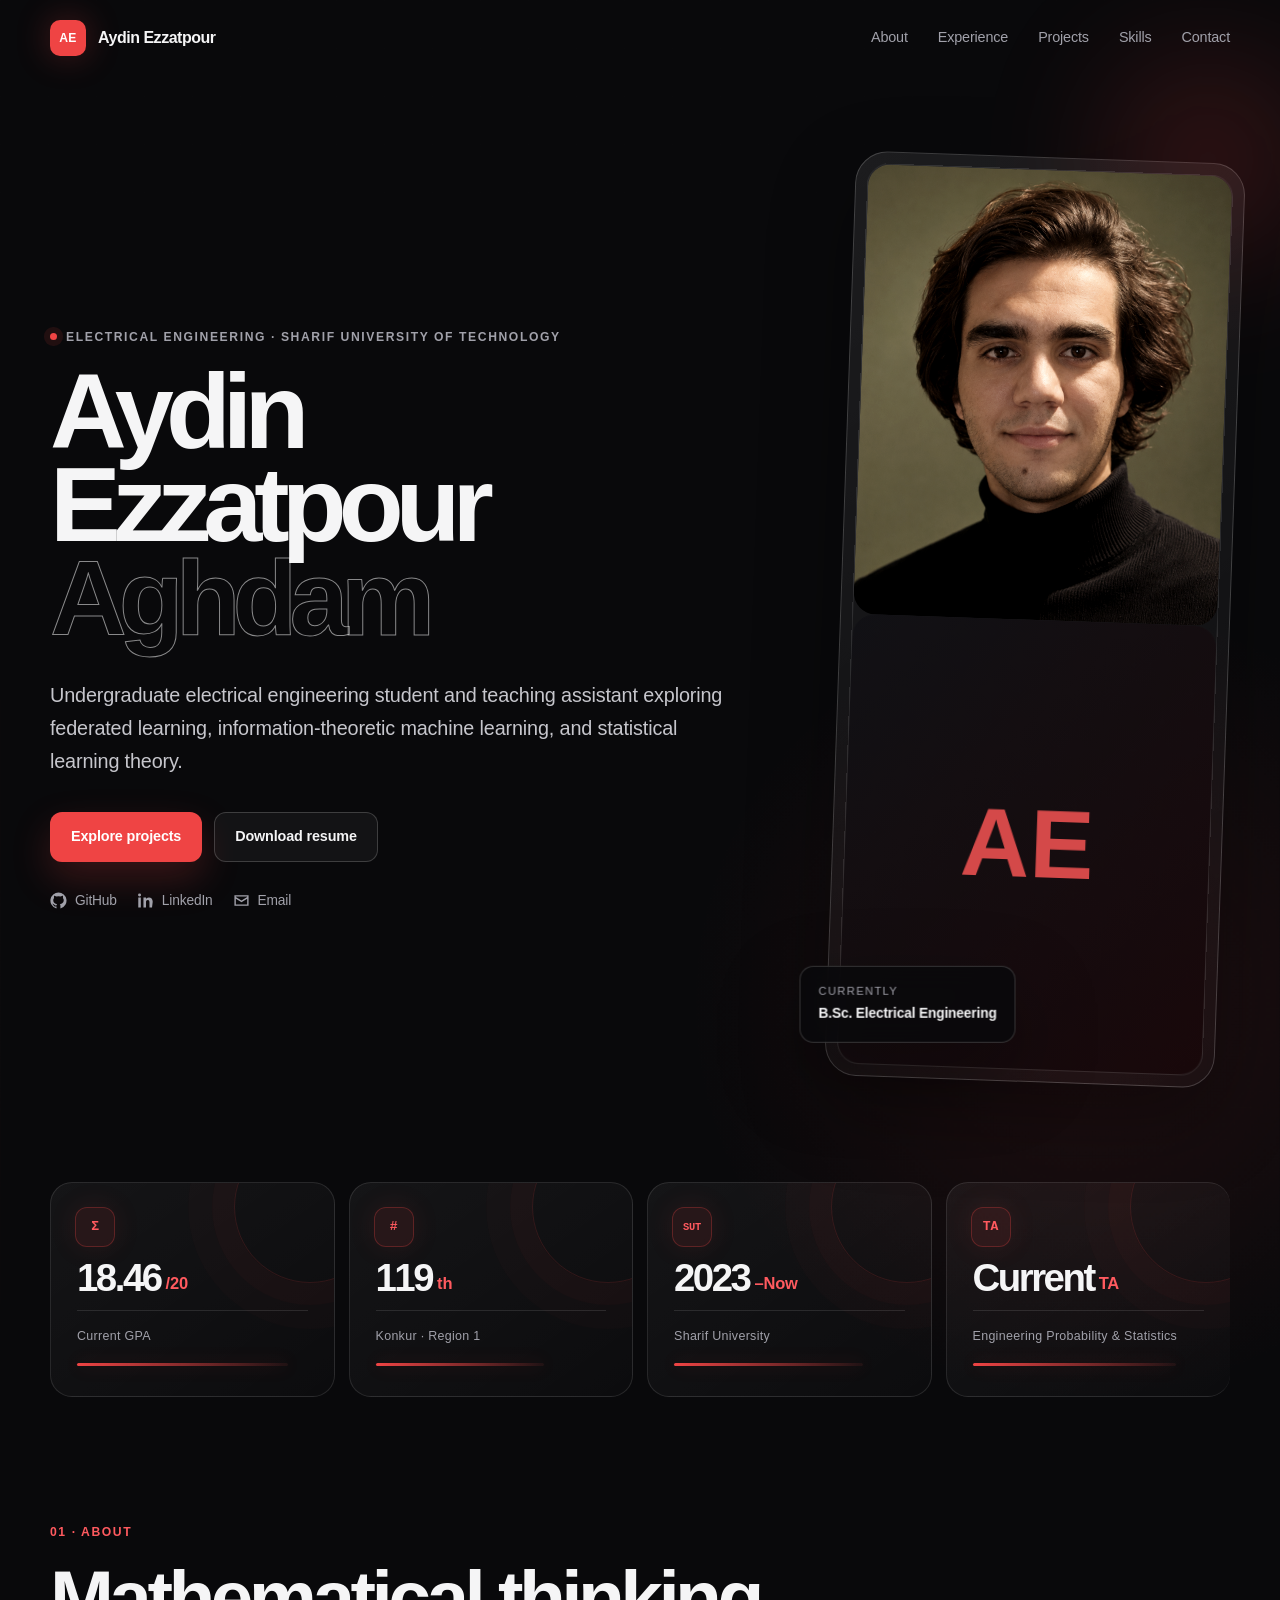
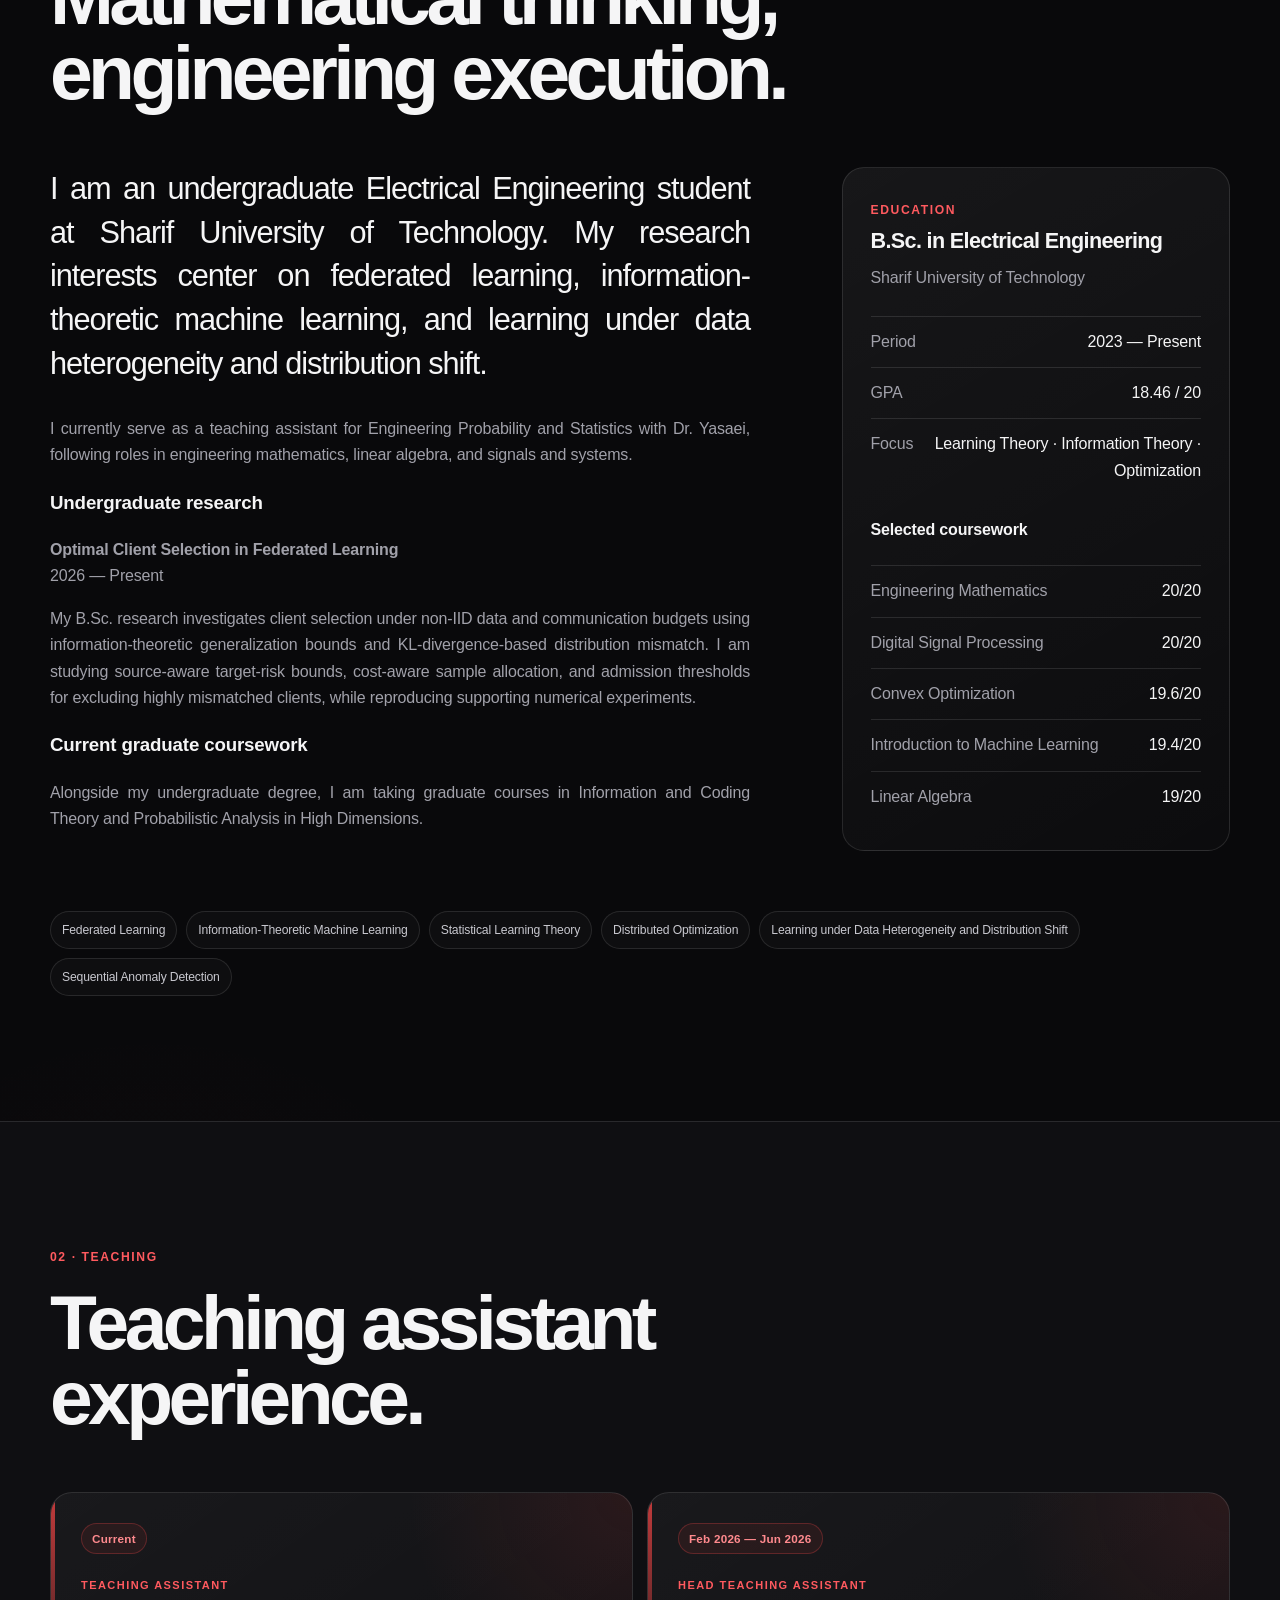
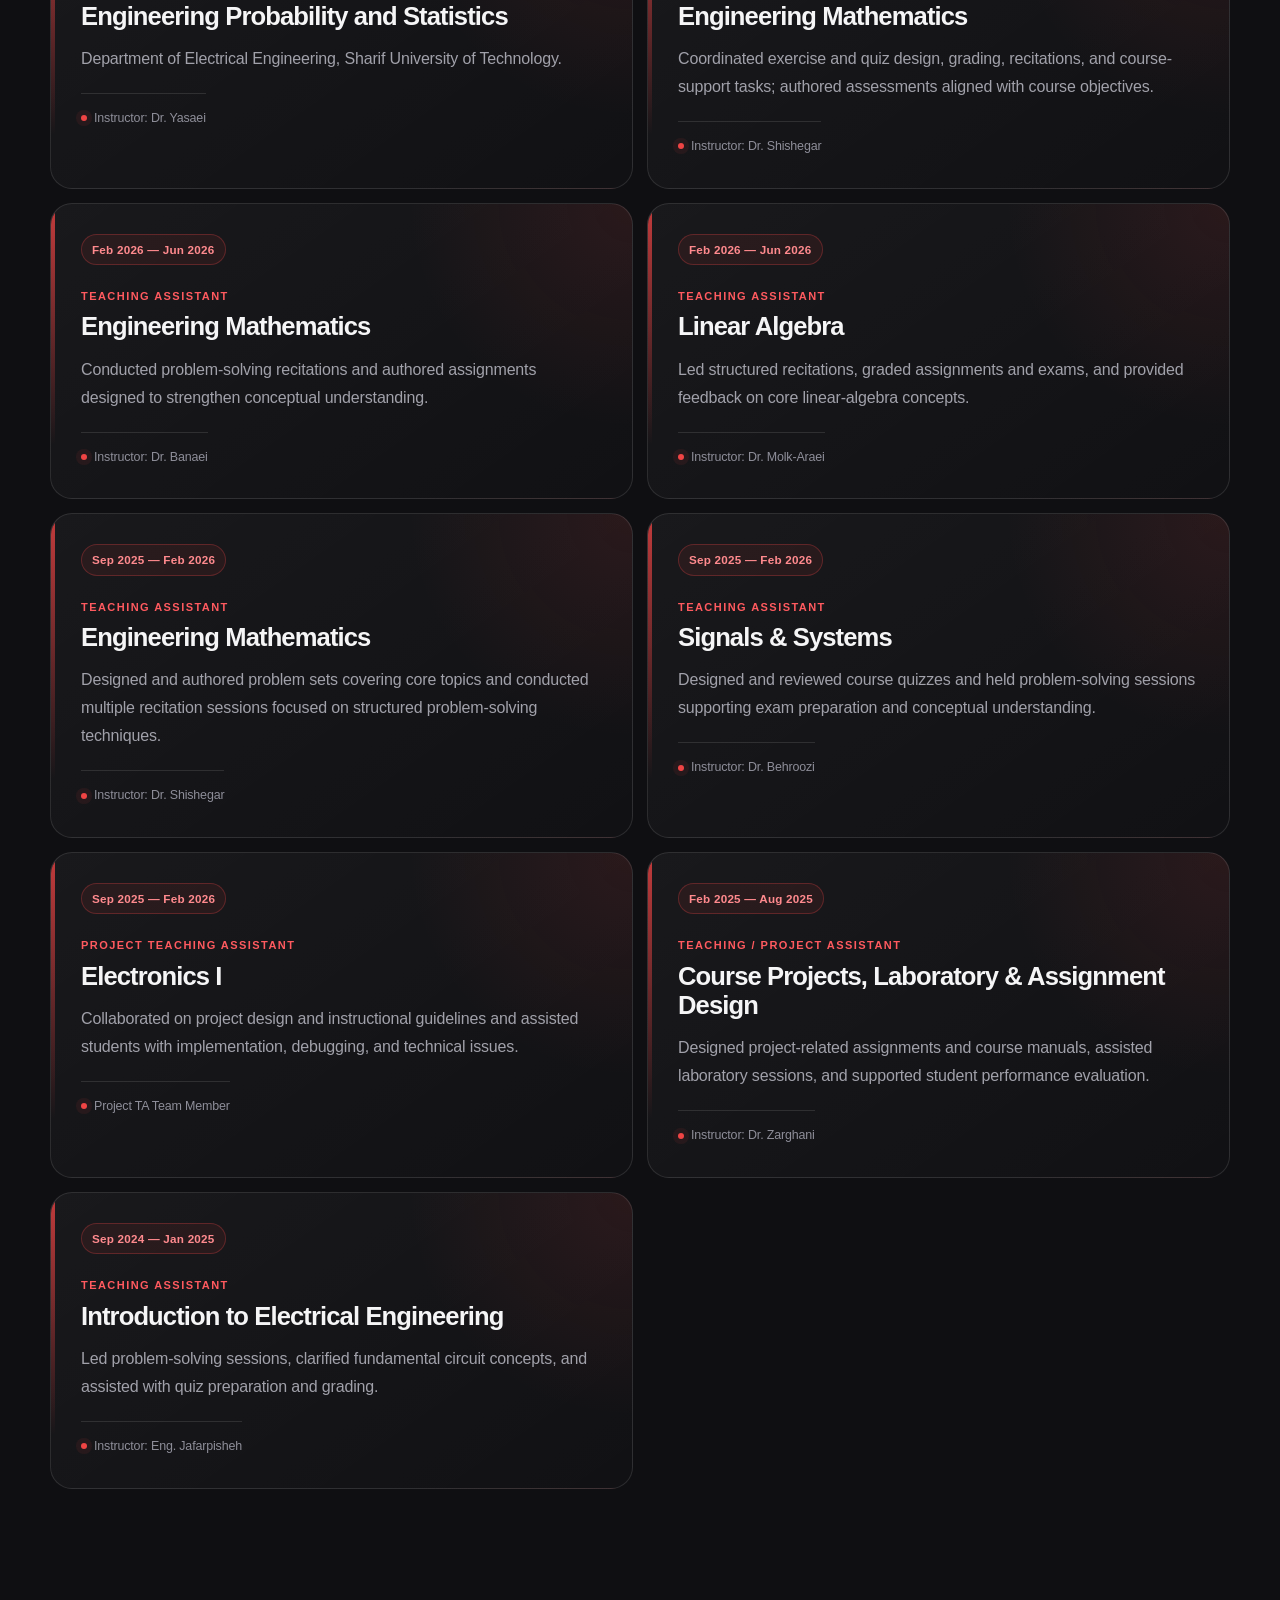
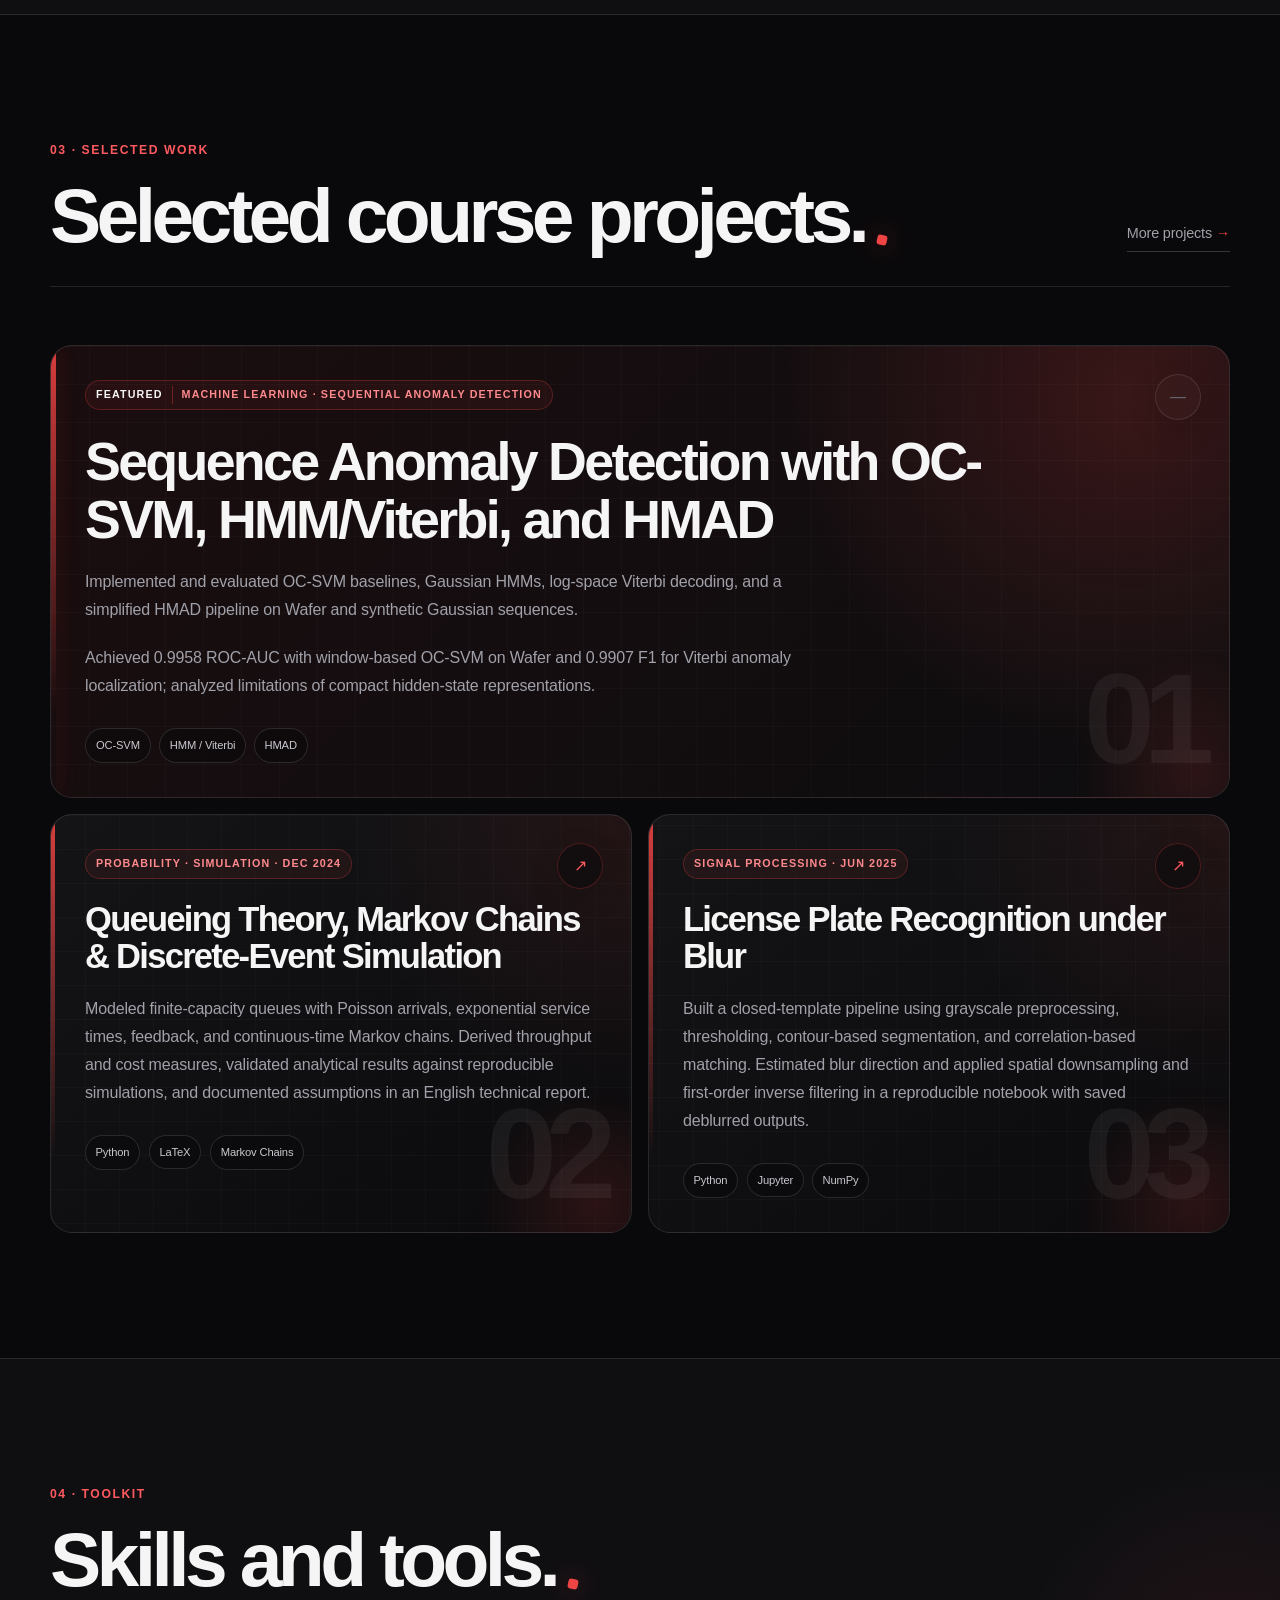
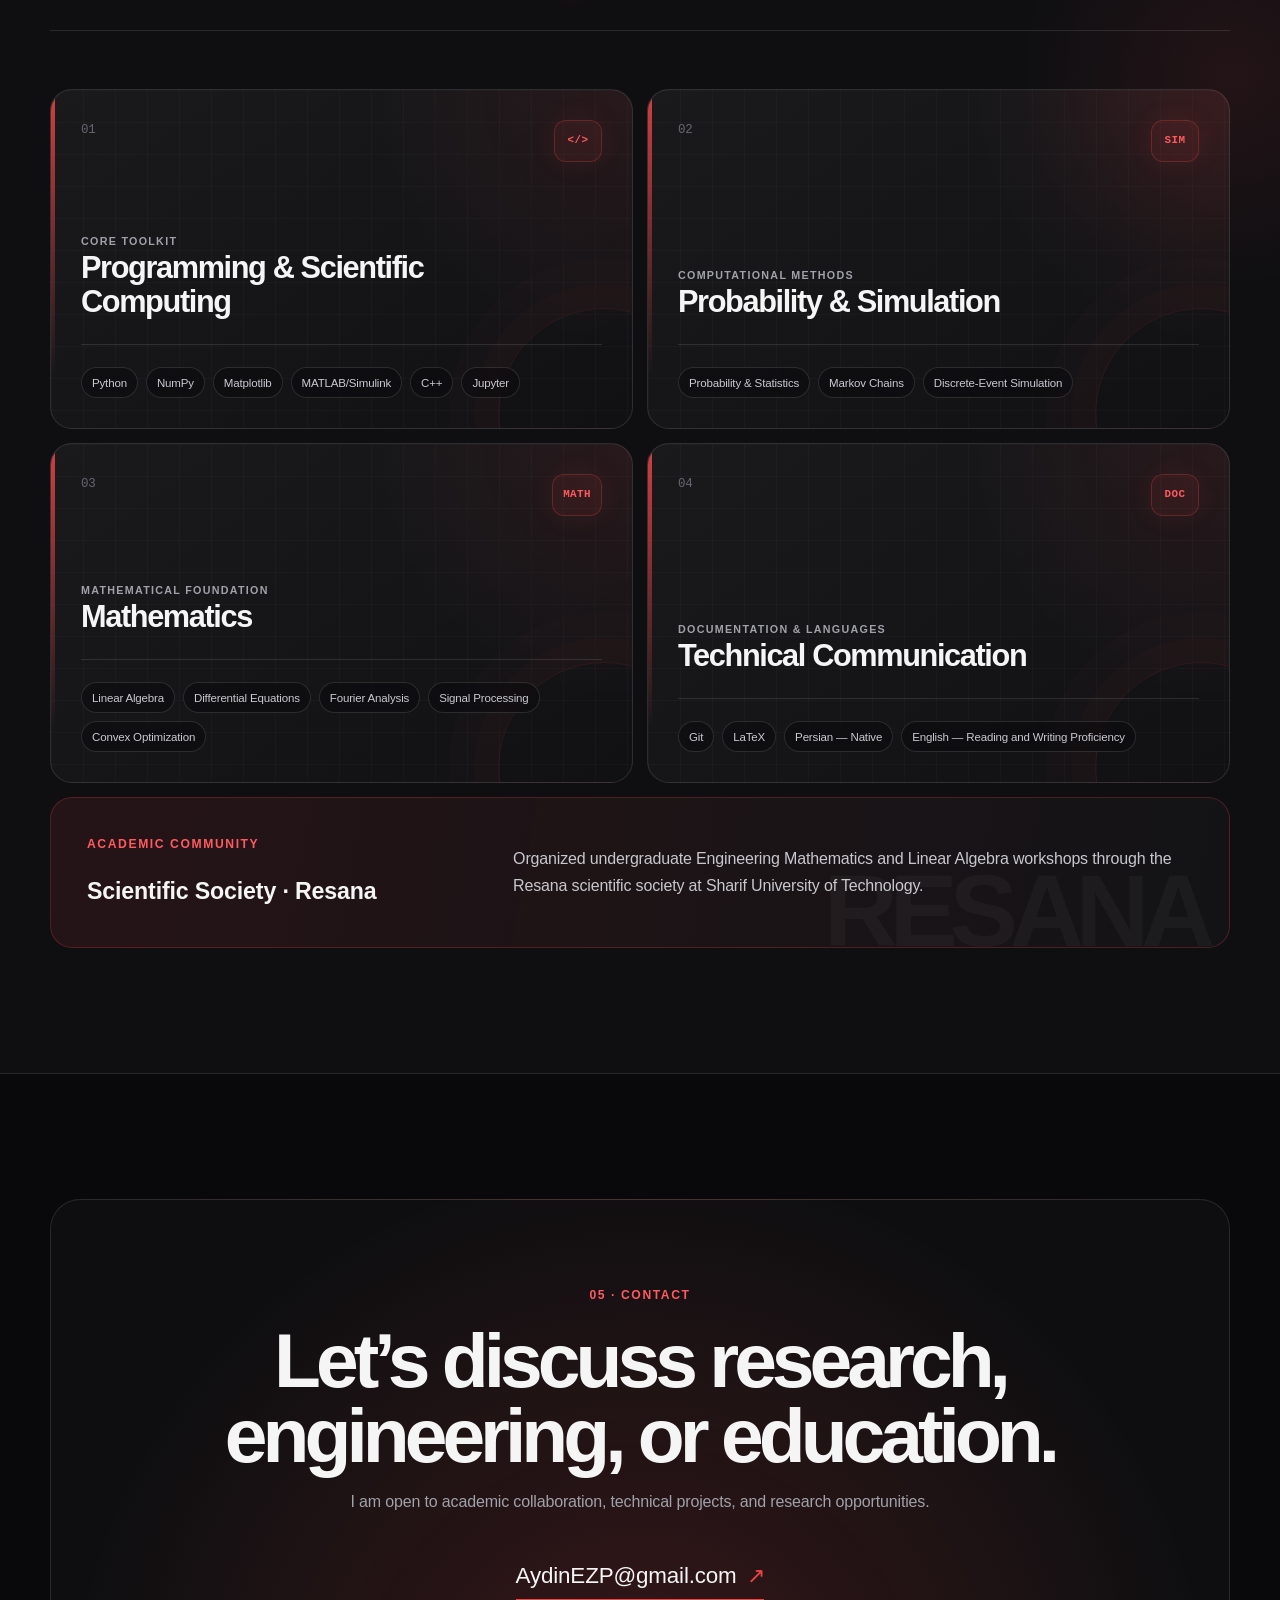
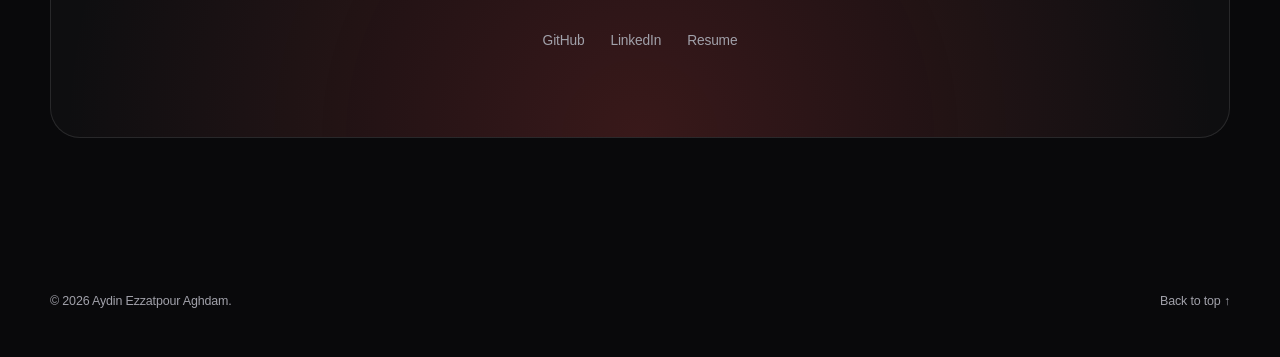
<file: index.html>
<!doctype html>
<html lang="en">
<head>
  <meta charset="utf-8">
  <meta http-equiv="Content-Type" content="text/html; charset=UTF-8">
  <meta name="viewport" content="width=device-width, initial-scale=1">
  <title>Aydin Ezzatpour Aghdam | Electrical Engineering</title>
  <meta name="description" content="Personal website of Aydin Ezzatpour Aghdam, an Electrical Engineering student at Sharif University of Technology researching federated learning, information-theoretic machine learning, and learning under data heterogeneity.">
  <meta name="author" content="Aydin Ezzatpour Aghdam">
  <meta name="theme-color" content="#09090b">

  <meta property="og:type" content="website">
  <meta property="og:title" content="Aydin Ezzatpour Aghdam | Electrical Engineering">
  <meta property="og:description" content="Electrical Engineering undergraduate and teaching assistant at Sharif University of Technology, researching client selection in federated learning.">
  <meta property="og:url" content="https://aydinezp.github.io/">
  <meta property="og:image" content="https://aydinezp.github.io/assets/profile.jpg">
  <meta name="twitter:card" content="summary">

  <link rel="canonical" href="https://aydinezp.github.io/">
  <link rel="icon" href="assets/favicon.svg" type="image/svg+xml">
  <link rel="stylesheet" href="styles.css?v=20260929-align">
  <script src="script.js" defer></script>

  <script type="application/ld+json">
  {
    "@context": "https://schema.org",
    "@type": "Person",
    "name": "Aydin Ezzatpour Aghdam",
    "url": "https://aydinezp.github.io/",
    "image": "https://aydinezp.github.io/assets/profile.jpg",
    "email": "mailto:AydinEZP@gmail.com",
    "jobTitle": "Electrical Engineering Student",
    "affiliation": {
      "@type": "CollegeOrUniversity",
      "name": "Sharif University of Technology"
    },
    "sameAs": [
      "https://github.com/AydinEZP",
      "https://linkedin.com/in/aydinEZP"
    ]
  }
  </script>
</head>

<body>
  <a class="skip-link" href="#main-content">Skip to content</a>

  <header class="site-header" id="top">
    <nav class="nav container" aria-label="Main navigation">
      <a class="brand" href="#top" aria-label="Aydin Ezzatpour home">
        <span class="brand-mark">AE</span>
        <span class="brand-text">Aydin Ezzatpour</span>
      </a>

      <button class="nav-toggle" type="button" aria-expanded="false" aria-controls="nav-links" aria-label="Open navigation">
        <span></span><span></span><span></span>
      </button>

      <div class="nav-links" id="nav-links">
        <a href="#about">About</a>
        <a href="#experience">Experience</a>
        <a href="#projects">Projects</a>
        <a href="#skills">Skills</a>
        <a href="#contact">Contact</a>
      </div>
    </nav>
  </header>

  <main id="main-content">
    <section class="hero container">
      <div class="hero-copy reveal">
        <p class="eyebrow"><span class="status-dot"></span> Electrical Engineering &middot; Sharif University of Technology</p>
        <h1>
          Aydin Ezzatpour
          <span>Aghdam</span>
        </h1>
        <p class="hero-lead">
          Undergraduate electrical engineering student and teaching assistant exploring
          federated learning, information-theoretic machine learning, and statistical
          learning theory.
        </p>

        <div class="hero-actions">
          <a class="button button-primary" href="#projects">Explore projects</a>
          <a class="button button-secondary" href="assets/Aydin-Ezzatpour-Resume.pdf?v=20260929" download>Download resume</a>
        </div>

        <div class="social-row" aria-label="Social links">
          <a href="https://github.com/AydinEZP" target="_blank" rel="noreferrer" aria-label="GitHub profile">
            <svg aria-hidden="true" viewBox="0 0 24 24"><path d="M12 .7a11.5 11.5 0 0 0-3.6 22.4c.6.1.8-.2.8-.5v-2.2c-3.3.7-4-1.4-4-1.4-.5-1.4-1.3-1.8-1.3-1.8-1.1-.7.1-.7.1-.7 1.2.1 1.8 1.2 1.8 1.2 1.1 1.8 2.8 1.3 3.5 1 .1-.8.4-1.3.8-1.6-2.7-.3-5.5-1.3-5.5-5.7 0-1.3.5-2.3 1.2-3.1-.1-.3-.5-1.6.1-3.1 0 0 1-.3 3.2 1.2a11 11 0 0 1 5.8 0c2.2-1.5 3.2-1.2 3.2-1.2.6 1.5.2 2.8.1 3.1.8.8 1.2 1.8 1.2 3.1 0 4.4-2.8 5.4-5.5 5.7.4.4.8 1.1.8 2.2v3.3c0 .3.2.6.8.5A11.5 11.5 0 0 0 12 .7Z"/></svg>
            GitHub
          </a>
          <a href="https://linkedin.com/in/aydinEZP" target="_blank" rel="noreferrer" aria-label="LinkedIn profile">
            <svg aria-hidden="true" viewBox="0 0 24 24"><path d="M5.4 7.8H1.8V22h3.6V7.8ZM3.6 2A2.1 2.1 0 1 0 3.6 6.2 2.1 2.1 0 0 0 3.6 2Zm18.6 11.9c0-4.3-2.3-6.3-5.3-6.3-2.5 0-3.6 1.4-4.2 2.3V7.8H9.1V22h3.6v-7c0-1.8.3-3.6 2.6-3.6 2.2 0 2.3 2.1 2.3 3.7V22h3.6l1-8.1Z"/></svg>
            LinkedIn
          </a>
          <a href="mailto:AydinEZP@gmail.com" aria-label="Send an email">
            <svg aria-hidden="true" viewBox="0 0 24 24"><path d="M2 4.5h20v15H2v-15Zm2 2v.5l8 5 8-5v-.5H4Zm16 11V9.4l-8 5-8-5v8.1h16Z"/></svg>
            Email
          </a>
        </div>
      </div>

      <div class="hero-visual reveal">
        <div class="portrait-frame">
          <div class="portrait-glow"></div>
          <img
            src="assets/profile.jpg"
            alt="GitHub profile portrait of Aydin Ezzatpour"
            width="460"
            height="460"
            loading="eager"
            onerror="this.hidden=true;this.nextElementSibling.hidden=false"
          >
          <div class="portrait-fallback" hidden aria-label="Aydin Ezzatpour initials">AE</div>
          <div class="portrait-label">
            <span>Currently</span>
            <strong>B.Sc. Electrical Engineering</strong>
          </div>
        </div>
      </div>
    </section>

    <section class="metrics container reveal" aria-label="Highlights">
      <article>
        <strong>18.46<span>/20</span></strong>
        <p>Current GPA</p>
      </article>
      <article>
        <strong>119<span>th</span></strong>
        <p>Konkur &middot; Region 1</p>
      </article>
      <article>
        <strong>2023<span>&ndash;Now</span></strong>
        <p>Sharif University</p>
      </article>
      <article>
        <strong>Current<span> TA</span></strong>
        <p>Engineering Probability &amp; Statistics</p>
      </article>
    </section>

    <section class="section container" id="about">
      <div class="section-heading reveal">
        <p class="kicker">01 &middot; About</p>
        <h2>Mathematical thinking,<br>engineering execution.</h2>
      </div>

      <div class="about-grid">
        <div class="about-copy reveal">
          <p class="large-copy">
            I am an undergraduate Electrical Engineering student at Sharif University
            of Technology. My research interests center on federated learning,
            information-theoretic machine learning, and learning under data
            heterogeneity and distribution shift.
          </p>
          <p>
            I currently serve as a teaching assistant for Engineering Probability and
            Statistics with Dr. Yasaei, following roles in engineering mathematics,
            linear algebra, and signals and systems.
          </p>
          <h3>Undergraduate research</h3>
          <p><strong>Optimal Client Selection in Federated Learning</strong><br>2026 &mdash; Present</p>
          <p>
            My B.Sc. research investigates client selection under non-IID data and
            communication budgets using information-theoretic generalization bounds
            and KL-divergence-based distribution mismatch. I am studying source-aware
            target-risk bounds, cost-aware sample allocation, and admission thresholds
            for excluding highly mismatched clients, while reproducing supporting
            numerical experiments.
          </p>
          <h3>Current graduate coursework</h3>
          <p>
            Alongside my undergraduate degree, I am taking graduate courses in
            Information and Coding Theory and Probabilistic Analysis in High Dimensions.
          </p>
        </div>

        <aside class="education-card reveal">
          <span class="card-label">Education</span>
          <h3>B.Sc. in Electrical Engineering</h3>
          <p>Sharif University of Technology</p>
          <dl>
            <div><dt>Period</dt><dd>2023 &mdash; Present</dd></div>
            <div><dt>GPA</dt><dd>18.46 / 20</dd></div>
            <div><dt>Focus</dt><dd>Learning Theory &middot; Information Theory &middot; Optimization</dd></div>
          </dl>
          <h4>Selected coursework</h4>
          <dl>
            <div><dt>Engineering Mathematics</dt><dd>20/20</dd></div>
            <div><dt>Digital Signal Processing</dt><dd>20/20</dd></div>
            <div><dt>Convex Optimization</dt><dd>19.6/20</dd></div>
            <div><dt>Introduction to Machine Learning</dt><dd>19.4/20</dd></div>
            <div><dt>Linear Algebra</dt><dd>19/20</dd></div>
          </dl>
        </aside>
      </div>

      <div class="interest-strip reveal" aria-label="Research interests">
        <span>Federated Learning</span>
        <span>Information-Theoretic Machine Learning</span>
        <span>Statistical Learning Theory</span>
        <span>Distributed Optimization</span>
        <span>Learning under Data Heterogeneity and Distribution Shift</span>
        <span>Sequential Anomaly Detection</span>
      </div>
    </section>

    <section class="section section-alt" id="experience">
      <div class="container">
        <div class="section-heading reveal">
          <p class="kicker">02 &middot; Teaching</p>
          <h2>Teaching assistant<br>experience.</h2>
        </div>

        <div class="timeline">
          <article class="timeline-item reveal">
            <div class="timeline-date">Current</div>
            <div>
              <p class="role-type">Teaching Assistant</p>
              <h3>Engineering Probability and Statistics</h3>
              <p>Department of Electrical Engineering, Sharif University of Technology.</p>
              <span>Instructor: Dr. Yasaei</span>
            </div>
          </article>

          <article class="timeline-item reveal">
            <div class="timeline-date">Feb 2026 &mdash; Jun 2026</div>
            <div>
              <p class="role-type">Head Teaching Assistant</p>
              <h3>Engineering Mathematics</h3>
              <p>Coordinated exercise and quiz design, grading, recitations, and course-support tasks; authored assessments aligned with course objectives.</p>
              <span>Instructor: Dr. Shishegar</span>
            </div>
          </article>

          <article class="timeline-item reveal">
            <div class="timeline-date">Feb 2026 &mdash; Jun 2026</div>
            <div>
              <p class="role-type">Teaching Assistant</p>
              <h3>Engineering Mathematics</h3>
              <p>Conducted problem-solving recitations and authored assignments designed to strengthen conceptual understanding.</p>
              <span>Instructor: Dr. Banaei</span>
            </div>
          </article>

          <article class="timeline-item reveal">
            <div class="timeline-date">Feb 2026 &mdash; Jun 2026</div>
            <div>
              <p class="role-type">Teaching Assistant</p>
              <h3>Linear Algebra</h3>
              <p>Led structured recitations, graded assignments and exams, and provided feedback on core linear-algebra concepts.</p>
              <span>Instructor: Dr. Molk-Araei</span>
            </div>
          </article>

          <article class="timeline-item reveal">
            <div class="timeline-date">Sep 2025 &mdash; Feb 2026</div>
            <div>
              <p class="role-type">Teaching Assistant</p>
              <h3>Engineering Mathematics</h3>
              <p>Designed and authored problem sets covering core topics and conducted multiple recitation sessions focused on structured problem-solving techniques.</p>
              <span>Instructor: Dr. Shishegar</span>
            </div>
          </article>

          <article class="timeline-item reveal">
            <div class="timeline-date">Sep 2025 &mdash; Feb 2026</div>
            <div>
              <p class="role-type">Teaching Assistant</p>
              <h3>Signals &amp; Systems</h3>
              <p>Designed and reviewed course quizzes and held problem-solving sessions supporting exam preparation and conceptual understanding.</p>
              <span>Instructor: Dr. Behroozi</span>
            </div>
          </article>

          <article class="timeline-item reveal">
            <div class="timeline-date">Sep 2025 &mdash; Feb 2026</div>
            <div>
              <p class="role-type">Project Teaching Assistant</p>
              <h3>Electronics I</h3>
              <p>Collaborated on project design and instructional guidelines and assisted students with implementation, debugging, and technical issues.</p>
              <span>Project TA Team Member</span>
            </div>
          </article>

          <article class="timeline-item reveal">
            <div class="timeline-date">Feb 2025 &mdash; Aug 2025</div>
            <div>
              <p class="role-type">Teaching / Project Assistant</p>
              <h3>Course Projects, Laboratory &amp; Assignment Design</h3>
              <p>Designed project-related assignments and course manuals, assisted laboratory sessions, and supported student performance evaluation.</p>
              <span>Instructor: Dr. Zarghani</span>
            </div>
          </article>

          <article class="timeline-item reveal">
            <div class="timeline-date">Sep 2024 &mdash; Jan 2025</div>
            <div>
              <p class="role-type">Teaching Assistant</p>
              <h3>Introduction to Electrical Engineering</h3>
              <p>Led problem-solving sessions, clarified fundamental circuit concepts, and assisted with quiz preparation and grading.</p>
              <span>Instructor: Eng. Jafarpisheh</span>
            </div>
          </article>
        </div>
      </div>
    </section>

    <section class="section container" id="projects">
      <div class="section-heading section-heading-row reveal">
        <div>
          <p class="kicker">03 &middot; Selected work</p>
          <h2>Selected course projects.</h2>
        </div>
        <a class="text-link" href="projects.html">
          More projects <span>&#8594;</span>
        </a>
      </div>

      <div class="project-grid">
        <article class="project-card featured reveal">
          <div class="project-number">01</div>
          <div>
            <p class="project-domain">Machine Learning &middot; Sequential Anomaly Detection</p>
            <h3>Sequence Anomaly Detection with OC-SVM, HMM/Viterbi, and HMAD</h3>
            <p>Implemented and evaluated OC-SVM baselines, Gaussian HMMs, log-space Viterbi decoding, and a simplified HMAD pipeline on Wafer and synthetic Gaussian sequences.</p>
            <p>Achieved 0.9958 ROC-AUC with window-based OC-SVM on Wafer and 0.9907 F1 for Viterbi anomaly localization; analyzed limitations of compact hidden-state representations.</p>
            <div class="tags"><span>OC-SVM</span><span>HMM / Viterbi</span><span>HMAD</span></div>
          </div>
          <span class="project-link muted" aria-label="Repository link not provided">&mdash;</span>
        </article>

        <article class="project-card reveal">
          <div class="project-number">02</div>
          <div>
            <p class="project-domain">Probability &middot; Simulation &middot; Dec 2024</p>
            <h3>Queueing Theory, Markov Chains &amp; Discrete-Event Simulation</h3>
            <p>Modeled finite-capacity queues with Poisson arrivals, exponential service times, feedback, and continuous-time Markov chains. Derived throughput and cost measures, validated analytical results against reproducible simulations, and documented assumptions in an English technical report.</p>
            <div class="tags"><span>Python</span><span>LaTeX</span><span>Markov Chains</span></div>
          </div>
          <a class="project-link" href="https://github.com/AydinEZP/probability-statistics-two-phase-project" target="_blank" rel="noreferrer" aria-label="Open queueing theory project on GitHub">&#8599;</a>
        </article>

        <article class="project-card reveal">
          <div class="project-number">03</div>
          <div>
            <p class="project-domain">Signal Processing &middot; Jun 2025</p>
            <h3>License Plate Recognition under Blur</h3>
            <p>Built a closed-template pipeline using grayscale preprocessing, thresholding, contour-based segmentation, and correlation-based matching. Estimated blur direction and applied spatial downsampling and first-order inverse filtering in a reproducible notebook with saved deblurred outputs.</p>
            <div class="tags"><span>Python</span><span>Jupyter</span><span>NumPy</span></div>
          </div>
          <a class="project-link" href="https://github.com/AydinEZP/license-plate-recognition-signal-processing" target="_blank" rel="noreferrer" aria-label="Open license plate recognition project on GitHub">&#8599;</a>
        </article>
      </div>
    </section>

    <section class="section section-alt" id="skills">
      <div class="container">
        <div class="section-heading reveal">
          <p class="kicker">04 &middot; Toolkit</p>
          <h2>Skills and tools.</h2>
        </div>

        <div class="skills-grid">
          <article class="skill-card reveal">
            <div class="skill-card-top">
              <span class="skill-number">01</span>
              <span class="skill-icon" aria-hidden="true">&lt;/&gt;</span>
            </div>
            <div class="skill-card-body">
              <p class="skill-category">Core toolkit</p>
              <h3>Programming &amp; Scientific Computing</h3>
              <div class="skill-tags" aria-label="Programming and scientific computing skills">
                <span>Python</span>
                <span>NumPy</span>
                <span>Matplotlib</span>
                <span>MATLAB/Simulink</span>
                <span>C++</span>
                <span>Jupyter</span>
              </div>
            </div>
          </article>

          <article class="skill-card reveal">
            <div class="skill-card-top">
              <span class="skill-number">02</span>
              <span class="skill-icon" aria-hidden="true">SIM</span>
            </div>
            <div class="skill-card-body">
              <p class="skill-category">Computational methods</p>
              <h3>Probability &amp; Simulation</h3>
              <div class="skill-tags" aria-label="Probability and simulation methods">
                <span>Probability &amp; Statistics</span>
                <span>Markov Chains</span>
                <span>Discrete-Event Simulation</span>
              </div>
            </div>
          </article>

          <article class="skill-card reveal">
            <div class="skill-card-top">
              <span class="skill-number">03</span>
              <span class="skill-icon" aria-hidden="true">MATH</span>
            </div>
            <div class="skill-card-body">
              <p class="skill-category">Mathematical foundation</p>
              <h3>Mathematics</h3>
              <div class="skill-tags" aria-label="Mathematics skills">
                <span>Linear Algebra</span>
                <span>Differential Equations</span>
                <span>Fourier Analysis</span>
                <span>Signal Processing</span>
                <span>Convex Optimization</span>
              </div>
            </div>
          </article>

          <article class="skill-card reveal">
            <div class="skill-card-top">
              <span class="skill-number">04</span>
              <span class="skill-icon" aria-hidden="true">DOC</span>
            </div>
            <div class="skill-card-body">
              <p class="skill-category">Documentation &amp; languages</p>
              <h3>Technical Communication</h3>
              <div class="skill-tags" aria-label="Documentation and language skills">
                <span>Git</span>
                <span>LaTeX</span>
                <span>Persian &mdash; Native</span>
                <span>English &mdash; Reading and Writing Proficiency</span>
              </div>
            </div>
          </article>
        </div>

        <div class="activities reveal">
          <div>
            <p class="card-label">Academic community</p>
            <h3>Scientific Society &middot; Resana</h3>
          </div>
          <p>
            Organized undergraduate Engineering Mathematics and Linear Algebra
            workshops through the Resana scientific society at Sharif University
            of Technology.
          </p>
        </div>
      </div>
    </section>

    <section class="contact section container" id="contact">
      <div class="contact-inner reveal">
        <p class="kicker">05 &middot; Contact</p>
        <h2>Let&rsquo;s discuss research,<br>engineering, or education.</h2>
        <p>I am open to academic collaboration, technical projects, and research opportunities.</p>
        <a class="email-link" href="mailto:AydinEZP@gmail.com">AydinEZP@gmail.com <span>&#8599;</span></a>

        <div class="contact-links">
          <a href="https://github.com/AydinEZP" target="_blank" rel="noreferrer">GitHub</a>
          <a href="https://linkedin.com/in/aydinEZP" target="_blank" rel="noreferrer">LinkedIn</a>
          <a href="assets/Aydin-Ezzatpour-Resume.pdf?v=20260929" download>Resume</a>
        </div>
      </div>
    </section>
  </main>

  <footer class="footer container">
    <p>&copy; <span id="year"></span> Aydin Ezzatpour Aghdam.</p>
    <a href="#top">Back to top &uarr;</a>
  </footer>
</body>
</html>
</file>
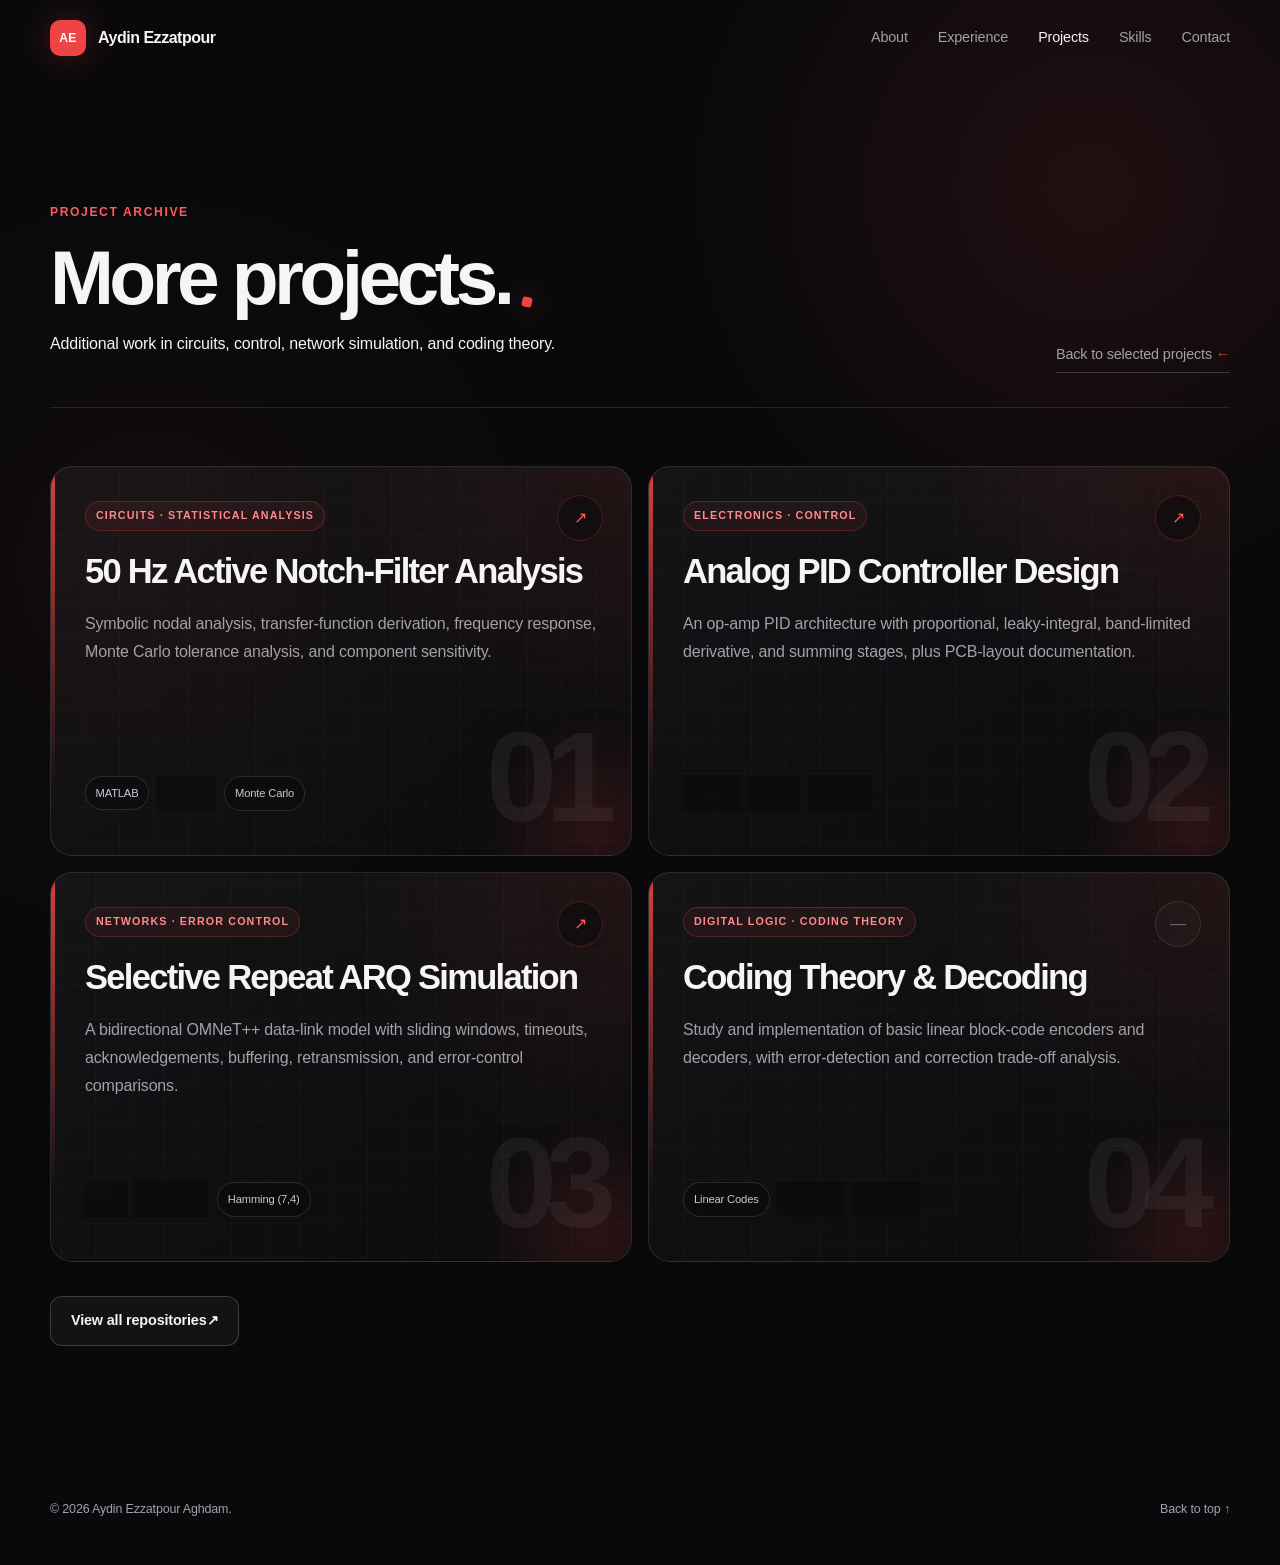
<file: projects.html>
<!doctype html>
<html lang="en">
<head>
  <meta charset="utf-8">
  <meta http-equiv="Content-Type" content="text/html; charset=UTF-8">
  <meta name="viewport" content="width=device-width, initial-scale=1">
  <title>More Projects | Aydin Ezzatpour Aghdam</title>
  <meta name="description" content="Additional engineering projects by Aydin Ezzatpour Aghdam: circuit analysis, analog PID control, network simulation, and coding theory.">
  <meta name="author" content="Aydin Ezzatpour Aghdam">
  <meta name="theme-color" content="#09090b">

  <meta property="og:type" content="website">
  <meta property="og:title" content="More Projects | Aydin Ezzatpour Aghdam">
  <meta property="og:description" content="Additional engineering projects by Aydin Ezzatpour Aghdam: circuit analysis, analog PID control, network simulation, and coding theory.">
  <meta property="og:url" content="https://aydinezp.github.io/projects.html">
  <meta property="og:image" content="https://aydinezp.github.io/assets/profile.jpg">
  <meta name="twitter:card" content="summary">

  <link rel="canonical" href="https://aydinezp.github.io/projects.html">
  <link rel="icon" href="assets/favicon.svg" type="image/svg+xml">
  <link rel="stylesheet" href="styles.css?v=20260929-align">
  <script src="script.js" defer></script>

  <script type="application/ld+json">
  {
    "@context": "https://schema.org",
    "@type": "Person",
    "name": "Aydin Ezzatpour Aghdam",
    "url": "https://aydinezp.github.io/",
    "image": "https://aydinezp.github.io/assets/profile.jpg",
    "email": "mailto:AydinEZP@gmail.com",
    "jobTitle": "Electrical Engineering Student",
    "affiliation": {
      "@type": "CollegeOrUniversity",
      "name": "Sharif University of Technology"
    },
    "sameAs": [
      "https://github.com/AydinEZP",
      "https://linkedin.com/in/aydinEZP"
    ]
  }
  </script>
</head>

<body>
  <a class="skip-link" href="#main-content">Skip to content</a>

  <header class="site-header" id="top">
    <nav class="nav container" aria-label="Main navigation">
      <a class="brand" href="index.html#top" aria-label="Aydin Ezzatpour home">
        <span class="brand-mark">AE</span>
        <span class="brand-text">Aydin Ezzatpour</span>
      </a>

      <button class="nav-toggle" type="button" aria-expanded="false" aria-controls="nav-links" aria-label="Open navigation">
        <span></span><span></span><span></span>
      </button>

      <div class="nav-links" id="nav-links">
        <a href="index.html#about">About</a>
        <a href="index.html#experience">Experience</a>
        <a href="#projects" aria-current="page">Projects</a>
        <a href="index.html#skills">Skills</a>
        <a href="index.html#contact">Contact</a>
      </div>
    </nav>
  </header>

  <main id="main-content">
    <section class="section container" id="projects">
      <div class="section-heading section-heading-row reveal">
        <div>
          <h1 class="kicker">Project archive</h1>
          <h2>More projects.</h2>
          <p>Additional work in circuits, control, network simulation, and coding theory.</p>
        </div>
        <a class="text-link" href="index.html#projects">Back to selected projects <span>&#8592;</span></a>
      </div>
      <div class="project-grid">
        <article class="project-card reveal">
          <div class="project-number">01</div>
          <div>
            <p class="project-domain">Circuits &middot; Statistical Analysis</p>
            <h3>50 Hz Active Notch-Filter Analysis</h3>
            <p>Symbolic nodal analysis, transfer-function derivation, frequency response, Monte Carlo tolerance analysis, and component sensitivity.</p>
            <div class="tags"><span>MATLAB</span><span>LTspice</span><span>Monte Carlo</span></div>
          </div>
          <a class="project-link" href="https://github.com/AydinEZP/ect-multiphase-circuit-filter" target="_blank" rel="noreferrer" aria-label="Open notch filter project on GitHub">&#8599;</a>
        </article>

        <article class="project-card reveal">
          <div class="project-number">02</div>
          <div>
            <p class="project-domain">Electronics &middot; Control</p>
            <h3>Analog PID Controller Design</h3>
            <p>An op-amp PID architecture with proportional, leaky-integral, band-limited derivative, and summing stages, plus PCB-layout documentation.</p>
            <div class="tags"><span>LTspice</span><span>Altium</span><span>LM324N</span></div>
          </div>
          <a class="project-link" href="https://github.com/AydinEZP/analog-circuit-pid-design" target="_blank" rel="noreferrer" aria-label="Open analog PID project on GitHub">&#8599;</a>
        </article>

        <article class="project-card reveal">
          <div class="project-number">03</div>
          <div>
            <p class="project-domain">Networks &middot; Error Control</p>
            <h3>Selective Repeat ARQ Simulation</h3>
            <p>A bidirectional OMNeT++ data-link model with sliding windows, timeouts, acknowledgements, buffering, retransmission, and error-control comparisons.</p>
            <div class="tags"><span>C++</span><span>OMNeT++</span><span>Hamming (7,4)</span></div>
          </div>
          <a class="project-link" href="https://github.com/AydinEZP/selective-repeat-arq-simulation" target="_blank" rel="noreferrer" aria-label="Open selective repeat project on GitHub">&#8599;</a>
        </article>

        <article class="project-card reveal">
          <div class="project-number">04</div>
          <div>
            <p class="project-domain">Digital Logic &middot; Coding Theory</p>
            <h3>Coding Theory &amp; Decoding</h3>
            <p>Study and implementation of basic linear block-code encoders and decoders, with error-detection and correction trade-off analysis.</p>
            <div class="tags"><span>Linear Codes</span><span>Encoding</span><span>Decoding</span></div>
          </div>
          <span class="project-link muted" aria-label="No public repository">&mdash;</span>
        </article>
      </div>
      <div class="hero-actions reveal">
        <a class="button button-secondary" href="https://github.com/AydinEZP?tab=repositories" target="_blank" rel="noreferrer">View all repositories <span>&#8599;</span></a>
      </div>
    </section>
  </main>

  <footer class="footer container">
    <p>&copy; <span id="year"></span> Aydin Ezzatpour Aghdam.</p>
    <a href="#top">Back to top &uarr;</a>
  </footer>
</body>
</html>
</file>
<file: styles.css>
@charset "UTF-8";

:root {
  --bg: #09090b;
  --bg-soft: #0f0f12;
  --surface: #141418;
  --surface-2: #19191e;
  --text: #f5f5f6;
  --muted: #a1a1aa;
  --line: rgba(255,255,255,.11);
  --line-strong: rgba(255,255,255,.18);
  --accent: #ef4444;
  --accent-bright: #ff5a5f;
  --accent-dark: #991b1b;
  --max: 1180px;
  --radius: 22px;
  --shadow: 0 30px 80px rgba(0,0,0,.35);
}

* { box-sizing: border-box; }
html { scroll-behavior: smooth; }
body {
  margin: 0;
  overflow-x: hidden;
  color: var(--text);
  background:
    radial-gradient(circle at 85% 12%, rgba(239,68,68,.10), transparent 25rem),
    radial-gradient(circle at 12% 36%, rgba(239,68,68,.04), transparent 24rem),
    var(--bg);
  font-family: Inter, ui-sans-serif, -apple-system, BlinkMacSystemFont, "Segoe UI", sans-serif;
  line-height: 1.65;
  letter-spacing: -.01em;
}
body::before {
  content: "";
  position: fixed;
  inset: 0;
  pointer-events: none;
  opacity: .22;
  background-image:
    linear-gradient(rgba(255,255,255,.025) 1px, transparent 1px),
    linear-gradient(90deg, rgba(255,255,255,.025) 1px, transparent 1px);
  background-size: 48px 48px;
  mask-image: linear-gradient(to bottom, black, transparent 75%);
  z-index: -1;
}
::selection { background: var(--accent); color: white; }
img { max-width: 100%; display: block; }
a { color: inherit; text-decoration: none; }
button, a { -webkit-tap-highlight-color: transparent; }
button { font: inherit; }
.container { width: min(var(--max), calc(100% - 40px)); margin-inline: auto; }

.skip-link {
  position: fixed;
  left: 16px;
  top: -60px;
  z-index: 999;
  background: var(--accent);
  color: white;
  padding: 10px 14px;
  border-radius: 8px;
}
.skip-link:focus { top: 16px; }

.site-header {
  position: sticky;
  top: 0;
  z-index: 100;
  border-bottom: 1px solid transparent;
  transition: background .25s, border-color .25s;
}
.site-header.scrolled {
  background: rgba(9,9,11,.82);
  border-color: var(--line);
  backdrop-filter: blur(18px);
}
.nav {
  height: 76px;
  display: flex;
  align-items: center;
  justify-content: space-between;
}
.brand { display: flex; align-items: center; gap: 12px; font-weight: 680; }
.brand-mark {
  display: grid;
  place-items: center;
  width: 36px;
  aspect-ratio: 1;
  border-radius: 10px;
  background: var(--accent);
  color: white;
  font-size: .76rem;
  letter-spacing: .03em;
  box-shadow: 0 0 34px rgba(239,68,68,.28);
}
.brand-text { letter-spacing: -.03em; }
.nav-links { display: flex; align-items: center; gap: 30px; }
.nav-links a { color: var(--muted); font-size: .9rem; transition: color .2s; }
.nav-links a:hover, .nav-links a.active { color: var(--text); }
.nav-toggle { display: none; background: none; border: 0; padding: 8px; cursor: pointer; }
.nav-toggle span { display: block; width: 24px; height: 2px; background: var(--text); margin: 5px 0; transition: .2s; }

.hero {
  min-height: calc(100vh - 76px);
  display: grid;
  grid-template-columns: minmax(0, 1.25fr) minmax(320px, .75fr);
  gap: 70px;
  align-items: center;
  padding-block: 80px 100px;
}
.eyebrow, .kicker, .project-domain, .role-type, .card-label {
  margin: 0 0 18px;
  color: var(--accent-bright);
  font-size: .76rem;
  font-weight: 750;
  letter-spacing: .13em;
  text-transform: uppercase;
}
.eyebrow {
  display: flex;
  align-items: center;
  gap: 9px;
  color: var(--muted);
}
.status-dot {
  width: 7px;
  height: 7px;
  border-radius: 999px;
  background: var(--accent);
  box-shadow: 0 0 0 6px rgba(239,68,68,.1);
}
.hero h1 {
  margin: 0;
  max-width: 760px;
  font-size: clamp(3.8rem, 8.3vw, 7.4rem);
  line-height: .88;
  letter-spacing: -.075em;
  font-weight: 790;
}
.hero h1 span {
  display: block;
  color: transparent;
  -webkit-text-stroke: 1px rgba(255,255,255,.52);
}
.hero-lead {
  max-width: 680px;
  margin: 34px 0 0;
  color: #c6c6cc;
  font-size: clamp(1rem, 1.6vw, 1.24rem);
}
.hero-actions { display: flex; flex-wrap: wrap; gap: 12px; margin-top: 34px; }
.button {
  display: inline-flex;
  align-items: center;
  justify-content: center;
  min-height: 50px;
  padding: 0 20px;
  border-radius: 12px;
  font-size: .9rem;
  font-weight: 690;
  border: 1px solid transparent;
  transition: transform .2s, border-color .2s, background .2s;
}
.button:hover { transform: translateY(-2px); }
.button-primary { background: var(--accent); color: white; box-shadow: 0 16px 38px rgba(239,68,68,.22); }
.button-primary:hover { background: var(--accent-bright); }
.button-secondary { background: rgba(255,255,255,.045); border-color: var(--line-strong); }
.button-secondary:hover { border-color: rgba(255,255,255,.34); background: rgba(255,255,255,.075); }

.social-row { display: flex; flex-wrap: wrap; gap: 20px; margin-top: 28px; }
.social-row a { display: flex; align-items: center; gap: 8px; color: var(--muted); font-size: .86rem; transition: color .2s; }
.social-row a:hover { color: var(--text); }
.social-row svg { width: 17px; height: 17px; fill: currentColor; }

.hero-visual { display: flex; justify-content: flex-end; }
.portrait-frame {
  position: relative;
  width: min(390px, 100%);
  aspect-ratio: .82;
  padding: 12px;
  border: 1px solid var(--line-strong);
  border-radius: 32px;
  background: linear-gradient(145deg, rgba(255,255,255,.08), rgba(255,255,255,.02));
  box-shadow: var(--shadow);
  transform: rotate(2deg);
}
.portrait-frame::after {
  content: "";
  position: absolute;
  inset: 11px;
  border: 1px solid rgba(255,255,255,.10);
  border-radius: 22px;
  pointer-events: none;
}
.portrait-frame img, .portrait-fallback {
  width: 100%;
  height: 100%;
  object-fit: cover;
  border-radius: 22px;
  filter: saturate(.75) contrast(1.08);
}
.portrait-fallback {
  display: grid;
  place-items: center;
  background: linear-gradient(135deg, var(--surface-2), #241012);
  font-size: 6rem;
  font-weight: 800;
  color: var(--accent);
}
.portrait-glow {
  position: absolute;
  width: 45%;
  aspect-ratio: 1;
  right: -13%;
  top: -10%;
  border-radius: 999px;
  background: var(--accent);
  filter: blur(75px);
  opacity: .26;
  z-index: -1;
}
.portrait-label {
  position: absolute;
  left: -28px;
  bottom: 34px;
  z-index: 2;
  padding: 15px 18px;
  border: 1px solid var(--line-strong);
  border-radius: 14px;
  background: rgba(9,9,11,.83);
  backdrop-filter: blur(14px);
  box-shadow: var(--shadow);
  transform: rotate(-2deg);
}
.portrait-label span { display: block; color: var(--muted); font-size: .7rem; text-transform: uppercase; letter-spacing: .12em; }
.portrait-label strong { font-size: .86rem; }

.metrics {
  display: grid;
  grid-template-columns: repeat(4, 1fr);
  border-block: 1px solid var(--line);
}
.metrics article { padding: 30px 26px; border-right: 1px solid var(--line); }
.metrics article:last-child { border-right: 0; }
.metrics strong { font-size: clamp(1.7rem, 3vw, 2.5rem); letter-spacing: -.055em; }
.metrics strong span { color: var(--accent); font-size: .55em; letter-spacing: -.02em; margin-left: 3px; }
.metrics p { margin: 5px 0 0; color: var(--muted); font-size: .82rem; }

.section { padding-block: 125px; }
.section-alt { background: var(--bg-soft); border-block: 1px solid var(--line); }
.section-heading { margin-bottom: 58px; }
.section-heading h2 {
  margin: 0;
  font-size: clamp(2.5rem, 6vw, 5.2rem);
  line-height: .97;
  letter-spacing: -.06em;
}
.section-heading-row { display: flex; align-items: end; justify-content: space-between; gap: 30px; }
.text-link { color: var(--muted); font-size: .9rem; border-bottom: 1px solid var(--line-strong); padding-bottom: 5px; }
.text-link span { color: var(--accent); }
.text-link:hover { color: var(--text); }

.about-grid { display: grid; grid-template-columns: 1.3fr .7fr; gap: 70px; align-items: start; }
.about-copy { max-width: 700px; }
.about-copy p { color: var(--muted); }
.about-copy .large-copy { margin-top: 0; color: var(--text); font-size: clamp(1.3rem, 2.4vw, 2rem); line-height: 1.42; letter-spacing: -.035em; }
.education-card {
  padding: 28px;
  border: 1px solid var(--line);
  border-radius: var(--radius);
  background: linear-gradient(150deg, rgba(255,255,255,.06), rgba(255,255,255,.015));
}
.education-card h3 { margin: 0; font-size: 1.35rem; letter-spacing: -.03em; }
.education-card > p { margin: 7px 0 24px; color: var(--muted); }
.education-card dl { margin: 0; }
.education-card dl div { display: flex; justify-content: space-between; gap: 18px; padding: 12px 0; border-top: 1px solid var(--line); }
.education-card dt { color: var(--muted); }
.education-card dd { margin: 0; text-align: right; }
.interest-strip { display: flex; flex-wrap: wrap; gap: 9px; margin-top: 60px; }
.interest-strip span, .tags span {
  padding: 8px 11px;
  border: 1px solid var(--line);
  border-radius: 999px;
  color: #c8c8cf;
  background: rgba(255,255,255,.025);
  font-size: .76rem;
}

.timeline { border-top: 1px solid var(--line); }
.timeline-item {
  display: grid;
  grid-template-columns: 220px 1fr;
  gap: 40px;
  padding: 38px 0;
  border-bottom: 1px solid var(--line);
}
.timeline-date { color: var(--muted); font-size: .85rem; }
.timeline-item h3 { margin: 0; font-size: clamp(1.2rem, 2vw, 1.6rem); letter-spacing: -.025em; }
.timeline-item p:not(.role-type) { max-width: 720px; color: var(--muted); margin: 10px 0; }
.timeline-item span { font-size: .8rem; color: #777782; }
.timeline-item .role-type { margin-bottom: 5px; }

.project-grid { display: grid; grid-template-columns: repeat(2, 1fr); gap: 14px; }
.project-card {
  position: relative;
  min-height: 350px;
  padding: 30px;
  display: flex;
  flex-direction: column;
  justify-content: space-between;
  border: 1px solid var(--line);
  border-radius: var(--radius);
  background: linear-gradient(145deg, rgba(255,255,255,.045), rgba(255,255,255,.012));
  overflow: hidden;
  transition: transform .25s, border-color .25s, background .25s;
}
.project-card::before {
  content: "";
  position: absolute;
  inset: auto -20% -45% 40%;
  height: 55%;
  background: radial-gradient(circle, rgba(239,68,68,.1), transparent 65%);
  pointer-events: none;
}
.project-card:hover { transform: translateY(-5px); border-color: rgba(239,68,68,.38); background: linear-gradient(145deg, rgba(255,255,255,.065), rgba(255,255,255,.018)); }
.project-card.featured { grid-column: span 2; min-height: 370px; }
.project-number { color: #62626b; font-size: .8rem; font-family: ui-monospace, SFMono-Regular, Menlo, monospace; }
.project-card h3 { max-width: 760px; margin: 0; font-size: clamp(1.45rem, 2.5vw, 2.15rem); line-height: 1.08; letter-spacing: -.045em; }
.project-card p:not(.project-domain) { max-width: 700px; color: var(--muted); }
.project-domain { margin-bottom: 10px; }
.tags { display: flex; flex-wrap: wrap; gap: 7px; margin-top: 22px; }
.tags span { padding: 6px 9px; font-size: .7rem; }
.project-link {
  position: absolute;
  right: 25px;
  top: 25px;
  display: grid;
  place-items: center;
  width: 42px;
  aspect-ratio: 1;
  border: 1px solid var(--line);
  border-radius: 50%;
  color: var(--accent-bright);
  transition: background .2s, color .2s, transform .2s;
}
.project-link:hover { background: var(--accent); color: white; transform: rotate(8deg); }
.project-link.muted { color: #575761; }

.skills-grid { display: grid; grid-template-columns: repeat(2, 1fr); gap: 14px; }
.skill-card { padding: 28px; border: 1px solid var(--line); border-radius: var(--radius); background: rgba(255,255,255,.02); }
.skill-card > span { display: block; color: var(--accent); font-family: ui-monospace, monospace; font-size: .76rem; }
.skill-card h3 { margin: 30px 0 8px; font-size: 1.25rem; letter-spacing: -.025em; }
.skill-card p { margin: 0; color: var(--muted); }
.activities {
  display: grid;
  grid-template-columns: .7fr 1.3fr;
  gap: 60px;
  align-items: center;
  margin-top: 14px;
  padding: 36px;
  border: 1px solid rgba(239,68,68,.25);
  border-radius: var(--radius);
  background: linear-gradient(100deg, rgba(239,68,68,.10), rgba(255,255,255,.02));
}
.activities h3 { margin: 0; font-size: 1.45rem; }
.activities p:last-child { margin: 0; color: #c7c7cd; }

.contact { text-align: center; }
.contact-inner {
  padding: 85px 30px;
  border: 1px solid var(--line);
  border-radius: 30px;
  background:
    radial-gradient(circle at 50% 100%, rgba(239,68,68,.19), transparent 36rem),
    rgba(255,255,255,.022);
}
.contact h2 { margin: 0; font-size: clamp(2.4rem, 6vw, 5.4rem); line-height: .98; letter-spacing: -.065em; }
.contact > div > p:not(.kicker) { color: var(--muted); }
.email-link { display: inline-flex; gap: 10px; margin: 26px 0 30px; color: var(--text); font-size: clamp(1.05rem, 2vw, 1.4rem); border-bottom: 1px solid var(--accent); padding-bottom: 4px; }
.email-link span { color: var(--accent); }
.contact-links { display: flex; justify-content: center; gap: 26px; }
.contact-links a { color: var(--muted); font-size: .86rem; }
.contact-links a:hover { color: var(--text); }

.footer {
  display: flex;
  justify-content: space-between;
  align-items: center;
  padding-block: 28px 45px;
  color: var(--muted);
  font-size: .78rem;
}
.footer p { margin: 0; }
.footer a:hover { color: var(--text); }

.reveal { opacity: 0; transform: translateY(22px); transition: opacity .65s ease, transform .65s ease; }
.reveal.visible { opacity: 1; transform: translateY(0); }

a:focus-visible, button:focus-visible { outline: 2px solid var(--accent-bright); outline-offset: 4px; }

@media (max-width: 900px) {
  .hero { grid-template-columns: 1fr; min-height: auto; padding-top: 70px; }
  .hero-visual { justify-content: center; }
  .portrait-frame { width: min(420px, 85vw); }
  .metrics { grid-template-columns: repeat(2, 1fr); }
  .metrics article:nth-child(2) { border-right: 0; }
  .metrics article:nth-child(-n+2) { border-bottom: 1px solid var(--line); }
  .about-grid { grid-template-columns: 1fr; gap: 40px; }
  .timeline-item { grid-template-columns: 170px 1fr; }
  .activities { grid-template-columns: 1fr; gap: 16px; }
}

@media (max-width: 700px) {
  .container { width: min(100% - 28px, var(--max)); }
  .site-header { background: rgba(9,9,11,.88); backdrop-filter: blur(14px); }
  .nav-toggle { display: block; }
  .nav-links {
    position: fixed;
    inset: 76px 14px auto;
    display: grid;
    gap: 0;
    padding: 10px;
    border: 1px solid var(--line);
    border-radius: 16px;
    background: #111114;
    box-shadow: var(--shadow);
    opacity: 0;
    pointer-events: none;
    transform: translateY(-10px);
    transition: .2s;
  }
  .nav-links.open { opacity: 1; pointer-events: auto; transform: translateY(0); }
  .nav-links a { padding: 13px 12px; border-bottom: 1px solid var(--line); }
  .nav-links a:last-child { border-bottom: 0; }
  .nav-toggle.open span:nth-child(1) { transform: translateY(7px) rotate(45deg); }
  .nav-toggle.open span:nth-child(2) { opacity: 0; }
  .nav-toggle.open span:nth-child(3) { transform: translateY(-7px) rotate(-45deg); }
  .brand-text { display: none; }
  .hero { gap: 58px; padding-block: 60px 80px; }
  .hero h1 { font-size: clamp(3.25rem, 17vw, 5.8rem); }
  .hero-actions { display: grid; grid-template-columns: 1fr; }
  .portrait-label { left: -4px; bottom: 18px; }
  .metrics article { padding: 22px 16px; }
  .section { padding-block: 90px; }
  .section-heading { margin-bottom: 40px; }
  .section-heading-row { display: block; }
  .text-link { display: inline-block; margin-top: 22px; }
  .timeline-item { grid-template-columns: 1fr; gap: 8px; padding: 30px 0; }
  .project-grid, .skills-grid { grid-template-columns: 1fr; }
  .project-card.featured { grid-column: span 1; }
  .project-card { min-height: 390px; padding: 24px; }
  .contact-inner { padding: 65px 18px; }
  .email-link { overflow-wrap: anywhere; }
  .contact-links { flex-wrap: wrap; }
}

@media (prefers-reduced-motion: reduce) {
  html { scroll-behavior: auto; }
  *, *::before, *::after { animation-duration: .01ms !important; transition-duration: .01ms !important; }
  .reveal { opacity: 1; transform: none; }
}

@media print {
  .site-header, .hero-actions, .social-row, .project-link, .footer a { display: none !important; }
  body { background: white; color: #111; }
  .section-alt { background: white; }
  .project-card, .skill-card, .education-card, .contact-inner { border-color: #ccc; break-inside: avoid; }
  .about-copy p, .timeline-item p:not(.role-type), .skill-card p, .project-card p:not(.project-domain) { color: #333; }
}

/* ===== Teaching timeline card redesign ===== */
.timeline {
  display: grid;
  grid-template-columns: repeat(2, minmax(0, 1fr));
  gap: 14px;
  border-top: 0;
}

.timeline-item {
  position: relative;
  display: block;
  min-width: 0;
  padding: 30px;
  border: 1px solid var(--line);
  border-radius: var(--radius);
  background:
    radial-gradient(circle at 100% 0, rgba(239, 68, 68, .10), transparent 14rem),
    linear-gradient(145deg, rgba(255, 255, 255, .045), rgba(255, 255, 255, .012));
  overflow: hidden;
  transition: transform .25s ease, border-color .25s ease, background .25s ease;
}

.timeline-item::before {
  content: "";
  position: absolute;
  top: 0;
  left: 0;
  width: 4px;
  height: 100%;
  background: linear-gradient(to bottom, var(--accent), transparent 82%);
  opacity: .8;
}

.timeline-item:hover {
  transform: translateY(-4px);
  border-color: rgba(239, 68, 68, .38);
  background:
    radial-gradient(circle at 100% 0, rgba(239, 68, 68, .15), transparent 15rem),
    linear-gradient(145deg, rgba(255, 255, 255, .065), rgba(255, 255, 255, .018));
}

.timeline-date {
  display: inline-flex;
  align-items: center;
  width: fit-content;
  min-height: 30px;
  padding: 5px 10px;
  border: 1px solid rgba(239, 68, 68, .28);
  border-radius: 999px;
  background: rgba(239, 68, 68, .08);
  color: #ff8a8e;
  font-size: .73rem;
  font-weight: 700;
  letter-spacing: .02em;
}

.timeline-item > div:last-child {
  min-width: 0;
  margin-top: 22px;
}

.timeline-item .role-type {
  margin: 0 0 7px;
  font-size: .69rem;
}

.timeline-item h3 {
  margin: 0;
  font-size: clamp(1.25rem, 2vw, 1.7rem);
  line-height: 1.15;
  letter-spacing: -.035em;
}

.timeline-item p:not(.role-type) {
  max-width: none;
  margin: 14px 0 20px;
  color: var(--muted);
  line-height: 1.75;
}

.timeline-item span {
  display: inline-flex;
  align-items: center;
  gap: 7px;
  padding-top: 14px;
  border-top: 1px solid var(--line);
  color: #8e8e99;
  font-size: .78rem;
}

.timeline-item span::before {
  content: "";
  width: 6px;
  height: 6px;
  flex: 0 0 auto;
  border-radius: 50%;
  background: var(--accent);
  box-shadow: 0 0 0 5px rgba(239, 68, 68, .08);
}

@media (max-width: 900px) {
  .timeline {
    grid-template-columns: 1fr;
  }

  .timeline-item {
    padding: 26px;
  }
}

@media (max-width: 700px) {
  .timeline {
    gap: 12px;
  }

  .timeline-item {
    display: block;
    grid-template-columns: none;
    min-height: 0;
    padding: 22px 20px 22px 24px;
  }

  .timeline-item > div:last-child {
    display: block;
    margin-top: 18px;
  }

  .timeline-item h3 {
    font-size: 1.28rem;
  }

  .timeline-item p:not(.role-type) {
    margin: 11px 0 17px;
    font-size: .93rem;
    line-height: 1.65;
  }
}

/* ===== Academic highlights + projects visual upgrade ===== */

/* Academic highlights */
.metrics {
  position: relative;
  display: grid;
  grid-template-columns: repeat(4, minmax(0, 1fr));
  gap: 14px;
  border: 0;
}

.metrics article {
  position: relative;
  min-width: 0;
  min-height: 215px;
  padding: 76px 26px 26px;
  border: 1px solid var(--line);
  border-radius: var(--radius);
  background:
    linear-gradient(145deg, rgba(255,255,255,.052), rgba(255,255,255,.014));
  overflow: hidden;
  isolation: isolate;
  transition:
    transform .25s ease,
    border-color .25s ease,
    background .25s ease,
    box-shadow .25s ease;
}

.metrics article::before {
  position: absolute;
  top: 24px;
  left: 24px;
  display: grid;
  place-items: center;
  width: 38px;
  aspect-ratio: 1;
  border: 1px solid rgba(239,68,68,.28);
  border-radius: 12px;
  background: rgba(239,68,68,.09);
  color: var(--accent-bright);
  font-family: ui-monospace, SFMono-Regular, Menlo, monospace;
  font-size: .82rem;
  font-weight: 800;
  box-shadow: 0 0 28px rgba(239,68,68,.10);
}

.metrics article:nth-child(1)::before { content: "\03A3"; }
.metrics article:nth-child(2)::before { content: "#"; }
.metrics article:nth-child(3)::before { content: "SUT"; font-size: .65rem; }
.metrics article:nth-child(4)::before { content: "TA"; }

.metrics article::after {
  content: "";
  position: absolute;
  right: -52px;
  top: -52px;
  width: 150px;
  aspect-ratio: 1;
  border: 1px solid rgba(239,68,68,.15);
  border-radius: 50%;
  box-shadow:
    0 0 0 22px rgba(239,68,68,.025),
    0 0 0 46px rgba(239,68,68,.015);
  z-index: -1;
  transition: transform .35s ease, border-color .35s ease;
}

.metrics article:hover {
  transform: translateY(-6px);
  border-color: rgba(239,68,68,.42);
  background:
    radial-gradient(circle at 100% 0, rgba(239,68,68,.13), transparent 14rem),
    linear-gradient(145deg, rgba(255,255,255,.075), rgba(255,255,255,.018));
  box-shadow: 0 24px 60px rgba(0,0,0,.28);
}

.metrics article:hover::after {
  transform: scale(1.13) rotate(10deg);
  border-color: rgba(239,68,68,.32);
}

.metrics strong {
  position: relative;
  z-index: 1;
  display: block;
  font-size: clamp(2rem, 3vw, 2.85rem);
  line-height: 1;
  letter-spacing: -.065em;
}

.metrics strong span {
  display: inline-block;
  margin-left: 5px;
  color: var(--accent-bright);
  font-size: .43em;
  letter-spacing: -.01em;
  transform: translateY(-.15em);
}

.metrics p {
  position: relative;
  z-index: 1;
  margin: 12px 0 0;
  padding-top: 15px;
  border-top: 1px solid var(--line);
  color: var(--muted);
  font-size: .78rem;
  letter-spacing: .025em;
}

.metrics p::after {
  content: "";
  display: block;
  width: 58%;
  height: 3px;
  margin-top: 17px;
  border-radius: 999px;
  background: linear-gradient(90deg, var(--accent), rgba(239,68,68,.08));
  box-shadow: 0 0 18px rgba(239,68,68,.20);
}

.metrics article:nth-child(1) p::after { width: 91.65%; }
.metrics article:nth-child(2) p::after { width: 73%; }
.metrics article:nth-child(3) p::after { width: 82%; }
.metrics article:nth-child(4) p::after { width: 88%; }


/* Technical projects */
#projects {
  position: relative;
}

#projects .section-heading {
  position: relative;
  padding-bottom: 34px;
  border-bottom: 1px solid var(--line);
}

#projects .section-heading h2 {
  position: relative;
  display: inline-block;
}

#projects .section-heading h2::after {
  content: "";
  position: absolute;
  right: -22px;
  bottom: .1em;
  width: 10px;
  aspect-ratio: 1;
  border-radius: 3px;
  background: var(--accent);
  box-shadow: 0 0 26px rgba(239,68,68,.55);
  transform: rotate(12deg);
}

.project-grid {
  gap: 16px;
}

.project-card {
  position: relative;
  display: block;
  min-height: 390px;
  padding: 34px;
  border: 1px solid var(--line);
  border-radius: var(--radius);
  background:
    linear-gradient(rgba(255,255,255,.018) 1px, transparent 1px),
    linear-gradient(90deg, rgba(255,255,255,.018) 1px, transparent 1px),
    radial-gradient(circle at 100% 0, rgba(239,68,68,.09), transparent 18rem),
    linear-gradient(145deg, rgba(255,255,255,.048), rgba(255,255,255,.012));
  background-size: 34px 34px, 34px 34px, auto, auto;
  overflow: hidden;
  isolation: isolate;
  transition:
    transform .28s ease,
    border-color .28s ease,
    box-shadow .28s ease,
    background .28s ease;
}

.project-card::before {
  content: "";
  position: absolute;
  top: 0;
  left: 0;
  width: 4px;
  height: 100%;
  background: linear-gradient(to bottom, var(--accent), rgba(239,68,68,0) 82%);
  opacity: .9;
  z-index: 1;
}

.project-card::after {
  content: "";
  position: absolute;
  right: -95px;
  bottom: -105px;
  width: 260px;
  aspect-ratio: 1;
  border-radius: 50%;
  background: radial-gradient(circle, rgba(239,68,68,.14), transparent 66%);
  filter: blur(2px);
  z-index: -1;
  transition: transform .4s ease, opacity .4s ease;
}

.project-card:hover {
  transform: translateY(-7px);
  border-color: rgba(239,68,68,.40);
  box-shadow: 0 28px 70px rgba(0,0,0,.30);
  background:
    linear-gradient(rgba(255,255,255,.025) 1px, transparent 1px),
    linear-gradient(90deg, rgba(255,255,255,.025) 1px, transparent 1px),
    radial-gradient(circle at 100% 0, rgba(239,68,68,.15), transparent 19rem),
    linear-gradient(145deg, rgba(255,255,255,.075), rgba(255,255,255,.018));
  background-size: 34px 34px, 34px 34px, auto, auto;
}

.project-card:hover::after {
  transform: scale(1.18) translate(-10px, -8px);
  opacity: 1;
}

.project-card.featured {
  min-height: 430px;
  background:
    linear-gradient(rgba(255,255,255,.020) 1px, transparent 1px),
    linear-gradient(90deg, rgba(255,255,255,.020) 1px, transparent 1px),
    radial-gradient(circle at 92% 12%, rgba(239,68,68,.18), transparent 22rem),
    linear-gradient(135deg, rgba(239,68,68,.075), rgba(255,255,255,.018));
  background-size: 38px 38px, 38px 38px, auto, auto;
}

.project-card.featured::before {
  width: 5px;
  box-shadow: 0 0 24px rgba(239,68,68,.30);
}

.project-card > div:nth-child(2) {
  position: relative;
  z-index: 2;
  display: flex;
  min-height: 310px;
  flex-direction: column;
  align-items: flex-start;
}

.project-card.featured > div:nth-child(2) {
  min-height: 350px;
  max-width: 84%;
}

.project-number {
  position: absolute;
  right: 26px;
  bottom: 14px;
  color: rgba(255,255,255,.055);
  font-family: Inter, ui-sans-serif, sans-serif;
  font-size: clamp(5.2rem, 10vw, 8.2rem);
  font-weight: 850;
  line-height: 1;
  letter-spacing: -.09em;
  pointer-events: none;
  user-select: none;
  z-index: 0;
  transition: color .3s ease, transform .3s ease;
}

.project-card:hover .project-number {
  color: rgba(239,68,68,.11);
  transform: translate(-5px, -4px);
}

.project-domain {
  display: inline-flex;
  align-items: center;
  min-height: 30px;
  margin: 0 0 22px;
  padding: 5px 10px;
  border: 1px solid rgba(239,68,68,.27);
  border-radius: 999px;
  background: rgba(239,68,68,.075);
  color: #ff8a8e;
  font-size: .67rem;
  letter-spacing: .105em;
}

.project-card.featured .project-domain::before {
  content: "Featured";
  margin-right: 9px;
  padding-right: 9px;
  border-right: 1px solid rgba(239,68,68,.35);
  color: var(--text);
}

.project-card h3 {
  max-width: 760px;
  margin: 0;
  font-size: clamp(1.55rem, 2.7vw, 2.3rem);
  line-height: 1.08;
  letter-spacing: -.05em;
}

.project-card.featured h3 {
  max-width: 900px;
  font-size: clamp(2rem, 4.2vw, 3.55rem);
}

.project-card p:not(.project-domain) {
  max-width: 720px;
  margin: 20px 0 0;
  color: var(--muted);
  line-height: 1.75;
}

.tags {
  position: relative;
  z-index: 2;
  display: flex;
  flex-wrap: wrap;
  gap: 8px;
  margin-top: auto;
  padding-top: 28px;
}

.tags span {
  padding: 7px 10px;
  border-color: rgba(255,255,255,.12);
  background: rgba(9,9,11,.48);
  backdrop-filter: blur(8px);
  transition: border-color .2s ease, color .2s ease, transform .2s ease;
}

.project-card:hover .tags span {
  border-color: rgba(239,68,68,.22);
  color: var(--text);
}

.project-card:hover .tags span:nth-child(2) {
  transform: translateY(-2px);
}

.project-link {
  top: 28px;
  right: 28px;
  z-index: 4;
  width: 46px;
  border-color: rgba(239,68,68,.25);
  background: rgba(9,9,11,.52);
  backdrop-filter: blur(10px);
  box-shadow: 0 10px 30px rgba(0,0,0,.16);
}

.project-link:hover {
  background: var(--accent);
  border-color: var(--accent);
  box-shadow: 0 14px 34px rgba(239,68,68,.24);
}

.project-link.muted {
  border-color: var(--line);
  color: #686873;
  background: rgba(255,255,255,.02);
}

.project-card:nth-child(2),
.project-card:nth-child(5) {
  background-position: 0 0, 0 0, 85% 0, 0 0;
}

.project-card:nth-child(3),
.project-card:nth-child(6) {
  background-position: 10px 10px, 10px 10px, 100% 10%, 0 0;
}


@media (max-width: 900px) {
  .metrics {
    grid-template-columns: repeat(2, minmax(0, 1fr));
  }

  .project-card.featured > div:nth-child(2) {
    max-width: 100%;
  }
}

@media (max-width: 700px) {
  .metrics {
    grid-template-columns: 1fr;
    gap: 12px;
  }

  .metrics article {
    min-height: 0;
    padding: 24px 22px 22px 80px;
  }

  .metrics article::before {
    top: 24px;
    left: 22px;
  }

  .metrics article::after {
    right: -70px;
    top: -70px;
  }

  .metrics strong {
    font-size: 2.25rem;
  }

  .metrics p {
    margin-top: 10px;
    padding-top: 11px;
  }

  .metrics p::after {
    margin-top: 13px;
  }

  #projects .section-heading h2::after {
    right: -15px;
    width: 8px;
  }

  .project-grid {
    gap: 12px;
  }

  .project-card,
  .project-card.featured {
    min-height: 0;
    padding: 26px 22px 24px 26px;
  }

  .project-card > div:nth-child(2),
  .project-card.featured > div:nth-child(2) {
    min-height: 335px;
    max-width: 100%;
  }

  .project-card.featured h3 {
    padding-right: 40px;
    font-size: 2rem;
  }

  .project-card h3 {
    padding-right: 36px;
    font-size: 1.52rem;
  }

  .project-domain {
    margin-bottom: 18px;
  }

  .project-number {
    right: 18px;
    bottom: 12px;
    font-size: 5.4rem;
  }

  .project-link {
    top: 20px;
    right: 18px;
    width: 42px;
  }
}

@media (prefers-reduced-motion: reduce) {
  .metrics article:hover,
  .project-card:hover {
    transform: none;
  }
}

/* ===== Skills and tools visual upgrade ===== */
#skills {
  position: relative;
  overflow: hidden;
}

#skills::before {
  content: "";
  position: absolute;
  top: 7%;
  right: -11rem;
  width: 28rem;
  aspect-ratio: 1;
  border-radius: 50%;
  background: radial-gradient(circle, rgba(239,68,68,.09), transparent 67%);
  pointer-events: none;
}

#skills .section-heading {
  position: relative;
  padding-bottom: 34px;
  border-bottom: 1px solid var(--line);
}

#skills .section-heading h2 {
  position: relative;
  display: inline-block;
}

#skills .section-heading h2::after {
  content: "";
  position: absolute;
  right: -22px;
  bottom: .1em;
  width: 10px;
  aspect-ratio: 1;
  border-radius: 3px;
  background: var(--accent);
  box-shadow: 0 0 26px rgba(239,68,68,.55);
  transform: rotate(12deg);
}

.skills-grid {
  display: grid;
  grid-template-columns: repeat(2, minmax(0, 1fr));
  gap: 14px;
}

.skill-card {
  position: relative;
  min-width: 0;
  min-height: 340px;
  padding: 30px;
  display: flex;
  flex-direction: column;
  justify-content: space-between;
  border: 1px solid var(--line);
  border-radius: var(--radius);
  background:
    linear-gradient(rgba(255,255,255,.018) 1px, transparent 1px),
    linear-gradient(90deg, rgba(255,255,255,.018) 1px, transparent 1px),
    radial-gradient(circle at 100% 0, rgba(239,68,68,.09), transparent 16rem),
    linear-gradient(145deg, rgba(255,255,255,.048), rgba(255,255,255,.012));
  background-size: 32px 32px, 32px 32px, auto, auto;
  overflow: hidden;
  isolation: isolate;
  transition:
    transform .27s ease,
    border-color .27s ease,
    background .27s ease,
    box-shadow .27s ease;
}

.skill-card::before {
  content: "";
  position: absolute;
  top: 0;
  left: 0;
  width: 4px;
  height: 100%;
  background: linear-gradient(to bottom, var(--accent), transparent 84%);
  opacity: .88;
}

.skill-card::after {
  content: "";
  position: absolute;
  right: -78px;
  bottom: -92px;
  width: 210px;
  aspect-ratio: 1;
  border: 1px solid rgba(239,68,68,.12);
  border-radius: 50%;
  box-shadow:
    0 0 0 24px rgba(239,68,68,.022),
    0 0 0 50px rgba(239,68,68,.012);
  z-index: -1;
  transition: transform .35s ease, border-color .35s ease;
}

.skill-card:hover {
  transform: translateY(-6px);
  border-color: rgba(239,68,68,.40);
  background:
    linear-gradient(rgba(255,255,255,.025) 1px, transparent 1px),
    linear-gradient(90deg, rgba(255,255,255,.025) 1px, transparent 1px),
    radial-gradient(circle at 100% 0, rgba(239,68,68,.15), transparent 17rem),
    linear-gradient(145deg, rgba(255,255,255,.074), rgba(255,255,255,.018));
  background-size: 32px 32px, 32px 32px, auto, auto;
  box-shadow: 0 26px 66px rgba(0,0,0,.29);
}

.skill-card:hover::after {
  transform: scale(1.13) translate(-7px, -7px);
  border-color: rgba(239,68,68,.25);
}

.skill-card-top {
  position: relative;
  z-index: 2;
  display: flex;
  align-items: flex-start;
  justify-content: space-between;
  gap: 20px;
}

.skill-number {
  color: #666670;
  font-family: ui-monospace, SFMono-Regular, Menlo, monospace;
  font-size: .78rem;
}

.skill-icon {
  display: grid;
  place-items: center;
  min-width: 48px;
  height: 42px;
  padding-inline: 10px;
  border: 1px solid rgba(239,68,68,.27);
  border-radius: 12px;
  background: rgba(239,68,68,.08);
  color: var(--accent-bright);
  font-family: ui-monospace, SFMono-Regular, Menlo, monospace;
  font-size: .68rem;
  font-weight: 800;
  letter-spacing: .04em;
  box-shadow: 0 0 28px rgba(239,68,68,.09);
}

.skill-card-body {
  position: relative;
  z-index: 2;
  margin-top: 58px;
}

.skill-category {
  margin: 0 0 9px;
  color: var(--accent-bright);
  font-size: .67rem;
  font-weight: 750;
  letter-spacing: .12em;
  text-transform: uppercase;
}

.skill-card h3 {
  max-width: 470px;
  margin: 0;
  font-size: clamp(1.45rem, 2.4vw, 2.05rem);
  line-height: 1.1;
  letter-spacing: -.045em;
}

.skill-tags {
  display: flex;
  flex-wrap: wrap;
  gap: 8px;
  margin-top: 26px;
  padding-top: 22px;
  border-top: 1px solid var(--line);
}

.skill-tags span {
  display: inline-flex;
  align-items: center;
  min-height: 31px;
  padding: 6px 10px;
  border: 1px solid rgba(255,255,255,.12);
  border-radius: 999px;
  background: rgba(9,9,11,.48);
  color: #c9c9d0;
  font-size: .72rem;
  line-height: 1.25;
  backdrop-filter: blur(8px);
  transition: transform .2s ease, border-color .2s ease, color .2s ease;
}

.skill-card:hover .skill-tags span {
  border-color: rgba(239,68,68,.23);
  color: var(--text);
}

.skill-card:hover .skill-tags span:nth-child(even) {
  transform: translateY(-2px);
}

.skill-card:nth-child(1),
.skill-card:nth-child(4) {
  background-position: 0 0, 0 0, 90% 0, 0 0;
}

.activities {
  position: relative;
  overflow: hidden;
}

.activities::after {
  content: "RESANA";
  position: absolute;
  right: 22px;
  bottom: -16px;
  color: rgba(255,255,255,.035);
  font-size: clamp(3.5rem, 8vw, 7rem);
  font-weight: 850;
  line-height: 1;
  letter-spacing: -.08em;
  pointer-events: none;
}

@media (max-width: 900px) {
  .skills-grid {
    grid-template-columns: 1fr;
  }

  .skill-card {
    min-height: 305px;
  }
}

@media (max-width: 700px) {
  #skills .section-heading h2::after {
    right: -15px;
    width: 8px;
  }

  .skills-grid {
    gap: 12px;
  }

  .skill-card {
    min-height: 0;
    padding: 23px 20px 22px 24px;
  }

  .skill-card-body {
    margin-top: 40px;
  }

  .skill-card h3 {
    font-size: 1.5rem;
  }

  .skill-tags {
    margin-top: 22px;
    padding-top: 18px;
  }

  .activities::after {
    opacity: .65;
  }
}

@media (prefers-reduced-motion: reduce) {
  .skill-card:hover,
  .skill-card:hover .skill-tags span {
    transform: none;
  }
}

/* Align About paragraphs on wide screens; retain natural spacing on mobile. */
@media (min-width: 901px) {
  #about .about-copy > p {
    text-align: justify;
    text-align-last: left;
    hyphens: manual;
  }
}
</file>
